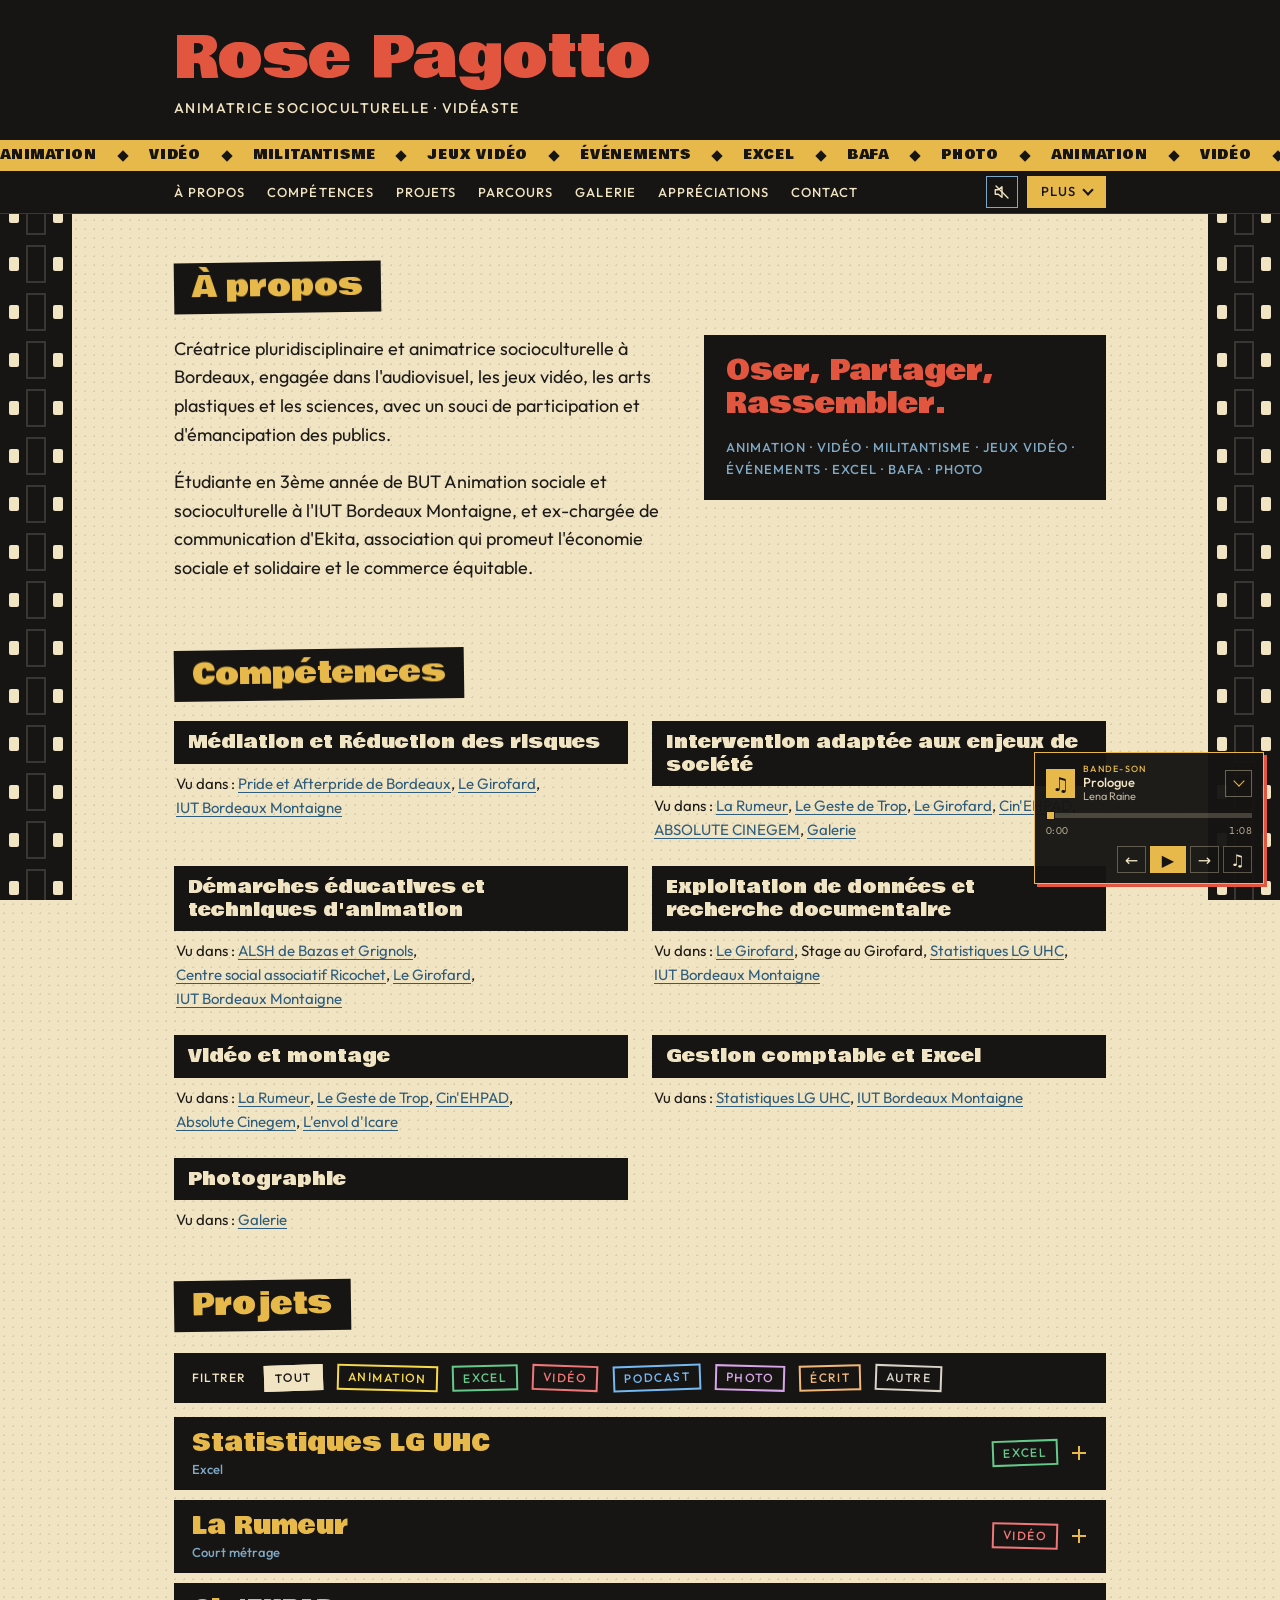
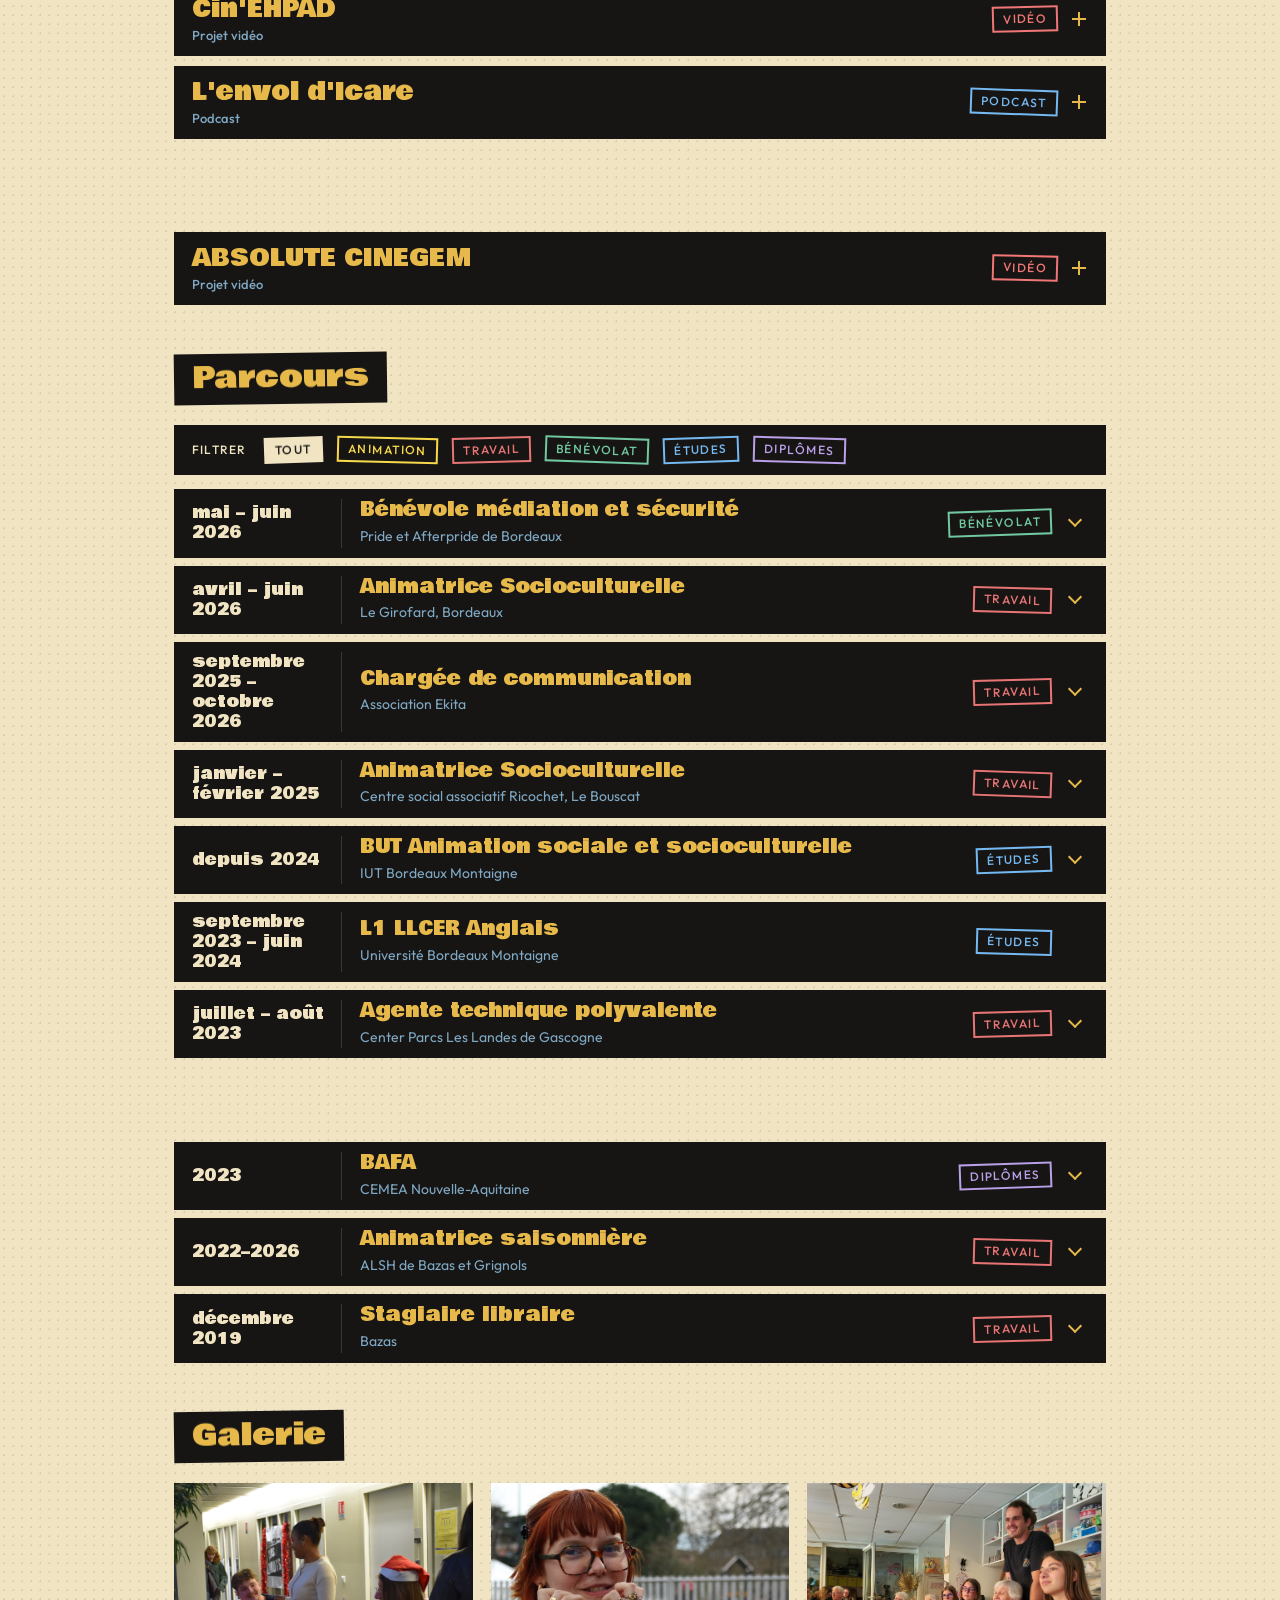
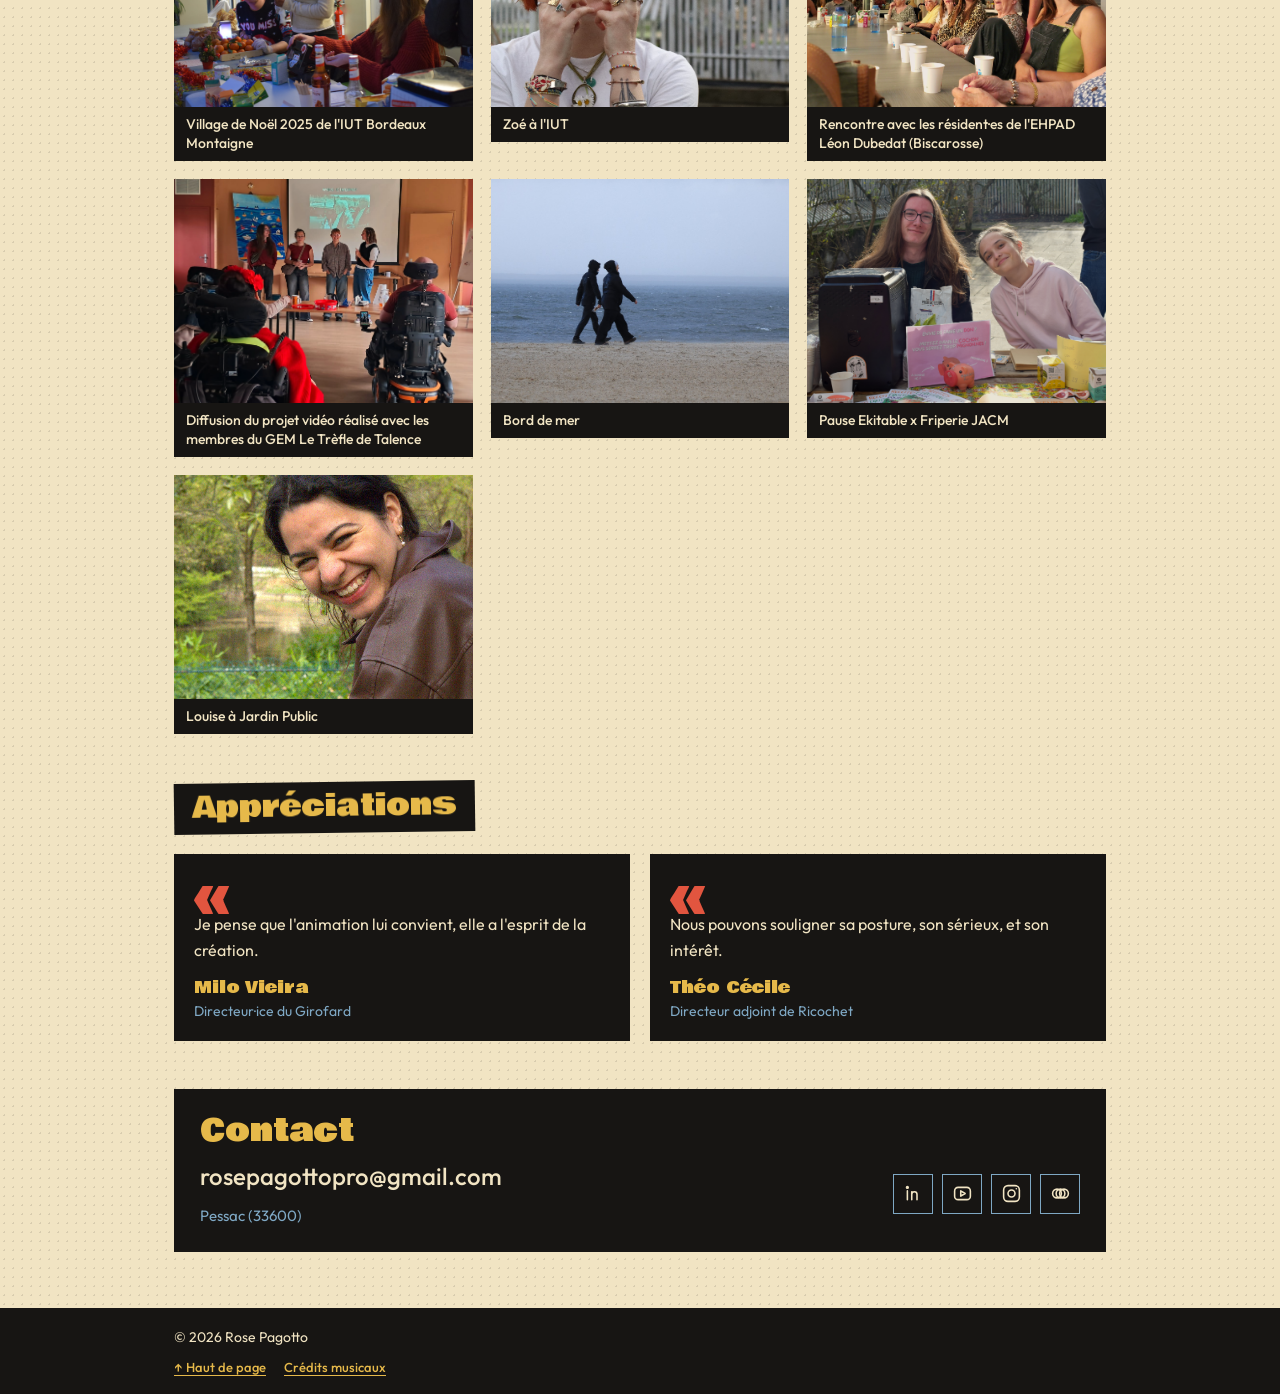
<file: index.html>
<!doctype html>
<html lang="fr">
<head>
  <meta charset="utf-8">
  <meta name="viewport" content="width=device-width, initial-scale=1">
  <title>Portfolio · Rose Pagotto</title>
  <meta name="description" content="Portfolio de Rose Pagotto, animatrice socioculturelle, vidéaste et photographe à Bordeaux : projets, parcours, galerie et contact.">
  <meta name="robots" content="index, follow, max-image-preview:large">
  <meta name="color-scheme" content="light">
  <link rel="icon" type="image/svg+xml" href="images/favicon.svg">
  <link rel="apple-touch-icon" href="images/apple-touch-icon.png">
  <link rel="preload" href="polices/bowlby-one-latin-400-normal.woff2" as="font" type="font/woff2" crossorigin>
  <link rel="canonical" href="https://rosepagotto.github.io/Portfolio/">
  <meta name="author" content="Rose Pagotto">
  <meta name="theme-color" content="#171513">
  <meta property="og:type" content="website">
  <meta property="og:site_name" content="Rose Pagotto">
  <meta property="og:locale" content="fr_FR">
  <meta property="og:url" content="https://rosepagotto.github.io/Portfolio/">
  <meta property="og:title" content="Portfolio · Rose Pagotto">
  <meta property="og:description" content="Portfolio de Rose Pagotto, animatrice socioculturelle, vidéaste et photographe à Bordeaux : projets, parcours, galerie et contact.">
  <meta property="og:image" content="https://rosepagotto.github.io/Portfolio/images/partage.png">
  <meta property="og:image:width" content="1200">
  <meta property="og:image:height" content="630">
  <meta property="og:image:alt" content="Rose Pagotto, animatrice socioculturelle, vidéaste et photographe : portfolio">
  <meta name="twitter:card" content="summary_large_image">
  <meta name="twitter:title" content="Portfolio · Rose Pagotto">
  <meta name="twitter:description" content="Portfolio de Rose Pagotto, animatrice socioculturelle, vidéaste et photographe à Bordeaux : projets, parcours, galerie et contact.">
  <meta name="twitter:image" content="https://rosepagotto.github.io/Portfolio/images/partage.png">
  <link rel="stylesheet" href="css/style.css">
  <script type="application/ld+json">
  {
    "@context": "https://schema.org",
    "@type": "Person",
    "name": "Rose Pagotto",
    "jobTitle": "Animatrice socioculturelle",
    "description": "Animatrice socioculturelle, vidéaste et photographe à Bordeaux, étudiante en BUT Animation sociale et socioculturelle.",
    "url": "https://rosepagotto.github.io/Portfolio/",
    "image": "https://rosepagotto.github.io/Portfolio/images/partage.png",
    "address": { "@type": "PostalAddress", "addressLocality": "Pessac", "addressRegion": "Nouvelle-Aquitaine", "addressCountry": "FR" },
    "alumniOf": { "@type": "CollegeOrUniversity", "name": "IUT Bordeaux Montaigne" },
    "knowsAbout": ["Animation socioculturelle", "Audiovisuel", "Photographie", "Économie sociale et solidaire", "Jeux vidéo"]
  }
  </script>
</head>
<body>
  <a class="evitement" href="#a-propos">Aller au contenu</a>

  <header class="bandeau">
    <div class="interieur">
      <h1 id="nom">Rose Pagotto</h1>
      <p id="sous-titre">Animatrice socioculturelle · Vidéaste · Photographe</p>
    </div>
    <div class="ruban" id="ruban" aria-hidden="true"></div>
  </header>

  <nav class="nav" aria-label="Navigation principale">
    <div class="interieur">
      <button type="button" class="nav-bouton" id="nav-bouton" aria-expanded="false" aria-controls="nav-liens">Menu</button>
      <ul class="nav-liens" id="nav-liens">
        <li><a href="#a-propos">À propos</a></li>
        <li><a href="#competences">Compétences</a></li>
        <li><a href="#projets">Projets</a></li>
        <li><a href="#parcours">Parcours</a></li>
        <li><a href="#galerie">Galerie</a></li>
        <li><a href="#appreciations">Appréciations</a></li>
        <li><a href="#contact">Contact</a></li>
      </ul>
      <div class="plus">
        <button type="button" class="son-bouton" id="son-bouton" aria-pressed="false" aria-label="Activer les effets sonores"><svg class="son-icone" viewBox="0 0 24 24" aria-hidden="true"><path d="M3 9v6h4l5 4V5L7 9H3Z"/><path class="son-ondes" d="M16 9a5 5 0 0 1 0 6M18.5 6.5a9 9 0 0 1 0 11"/><path class="son-barre" d="M4 4l16 16"/></svg></button>
        <button type="button" class="plus-bouton" id="plus-bouton" aria-expanded="false" aria-controls="plus-liste">Plus <span class="chevron" aria-hidden="true"></span></button>
        <ul class="plus-liste" id="plus-liste" hidden></ul>
      </div>
    </div>
  </nav>

  <main>
    <section id="a-propos">
      <div class="interieur">
        <h2 class="plaque-titre">À propos</h2>
        <div class="apropos" id="a-propos-contenu"></div>
      </div>
    </section>

    <section id="competences">
      <div class="interieur">
        <h2 class="plaque-titre">Compétences</h2>
        <ul class="comps" id="competences-liste"></ul>
      </div>
    </section>

    <section id="projets">
      <div class="interieur">
        <h2 class="plaque-titre">Projets</h2>
        <div class="filtres" id="projets-filtres" role="group" aria-label="Filtrer les projets par catégorie"></div>
        <ul class="projets" id="projets-liste"></ul>
      </div>
    </section>

    <section id="parcours">
      <div class="interieur">
        <h2 class="plaque-titre">Parcours</h2>
        <div class="filtres" id="parcours-filtres" role="group" aria-label="Filtrer le parcours par catégorie"></div>
        <ul class="parcours" id="parcours-liste"></ul>
      </div>
    </section>

    <section id="galerie">
      <div class="interieur">
        <h2 class="plaque-titre">Galerie</h2>
        <ul class="galerie" id="galerie-liste"></ul>
      </div>
    </section>

    <section id="appreciations">
      <div class="interieur">
        <h2 class="plaque-titre">Appréciations</h2>
        <ul class="apprs" id="appreciations-liste"></ul>
      </div>
    </section>

    <section id="contact">
      <div class="interieur">
        <div class="contact" id="contact-contenu">
          <h2 class="contact-titre">Contact</h2>
        </div>
      </div>
    </section>

    <noscript><p class="erreur">Ce site a besoin de JavaScript pour afficher son contenu. Rose Pagotto, animatrice socioculturelle, vidéaste et photographe à Pessac (Bordeaux) : rosepagottopro@gmail.com</p></noscript>
  </main>

  <footer class="pied"><div class="interieur"><p id="pied-texte"></p><div class="pied-actions"><a class="pied-lien" href="#a-propos">↑ Haut de page</a><button type="button" class="pied-lien" id="credits-musique-ouvrir">Crédits musicaux</button></div></div></footer>

  <dialog id="pdf-dialog" class="pdf" aria-labelledby="pdf-titre">
    <div class="pdf-tete">
      <h2 id="pdf-titre"></h2>
      <a class="bouton" id="pdf-telecharger" href="#" download hidden>Télécharger</a>
      <button type="button" class="bouton" id="pdf-fermer">Fermer</button>
    </div>
    <div class="pdf-corps" id="pdf-corps"></div>
  </dialog>

  <dialog id="photo-dialog" class="photo" aria-label="Photo en grand">
    <figure id="photo-fig"></figure>
    <div class="photo-barre">
      <button type="button" class="bouton" id="photo-precedente" aria-label="Photo précédente">←</button>
      <span id="photo-compteur" aria-live="polite"></span>
      <button type="button" class="bouton" id="photo-suivante" aria-label="Photo suivante">→</button>
      <button type="button" class="bouton" id="photo-fermer">Fermer</button>
    </div>
  </dialog>

  <aside class="lecteur-musique" id="lecteur-musique" aria-label="Lecteur musical" hidden>
    <audio id="musique-audio" preload="metadata"></audio>
    <div class="lecteur-ligne"><span class="lecteur-indicateur" aria-hidden="true">♫</span><div class="lecteur-infos"><span class="lecteur-etiquette">BANDE-SON</span><strong id="musique-titre">Aucune piste</strong><span id="musique-auteur"></span></div><button type="button" class="lecteur-reduire" id="musique-compact" aria-label="Réduire le lecteur musical" aria-pressed="false" title="Réduire le lecteur"><span class="lecteur-chevron" aria-hidden="true"></span></button></div>
    <div class="lecteur-progression"><input id="musique-progression" type="range" min="0" max="1000" value="0" step="1" aria-label="Position dans le morceau"><div class="lecteur-temps"><span id="musique-temps-actuel">0:00</span><span id="musique-temps-total">–:––</span></div></div>
    <div class="lecteur-commandes"><button type="button" id="musique-precedent" aria-label="Piste précédente" title="Piste précédente">←</button><button type="button" id="musique-lecture" aria-label="Lire la musique" title="Lire la musique">▶</button><button type="button" id="musique-suivant" aria-label="Piste suivante aléatoire" title="Piste suivante aléatoire">→</button><button type="button" id="musique-volume" aria-label="Couper la musique" title="Couper la musique">♫</button></div>
  </aside>
  <dialog id="credits-musique-dialog" class="credits-musique" aria-labelledby="credits-musique-titre"><div class="credits-musique-tete"><h2 id="credits-musique-titre">Crédits musicaux</h2><button type="button" class="bouton" id="credits-musique-fermer">Fermer</button></div><div id="credits-musique-liste" class="credits-musique-liste"></div></dialog>
  <script src="js/sons.js"></script>
  <script src="js/musique.js"></script>
  <script src="js/util.js"></script>
  <script src="js/deco.js"></script>
  <script src="js/accueil.js"></script>
  <script src="js/jeu.js"></script>
</body>
</html>
</file>
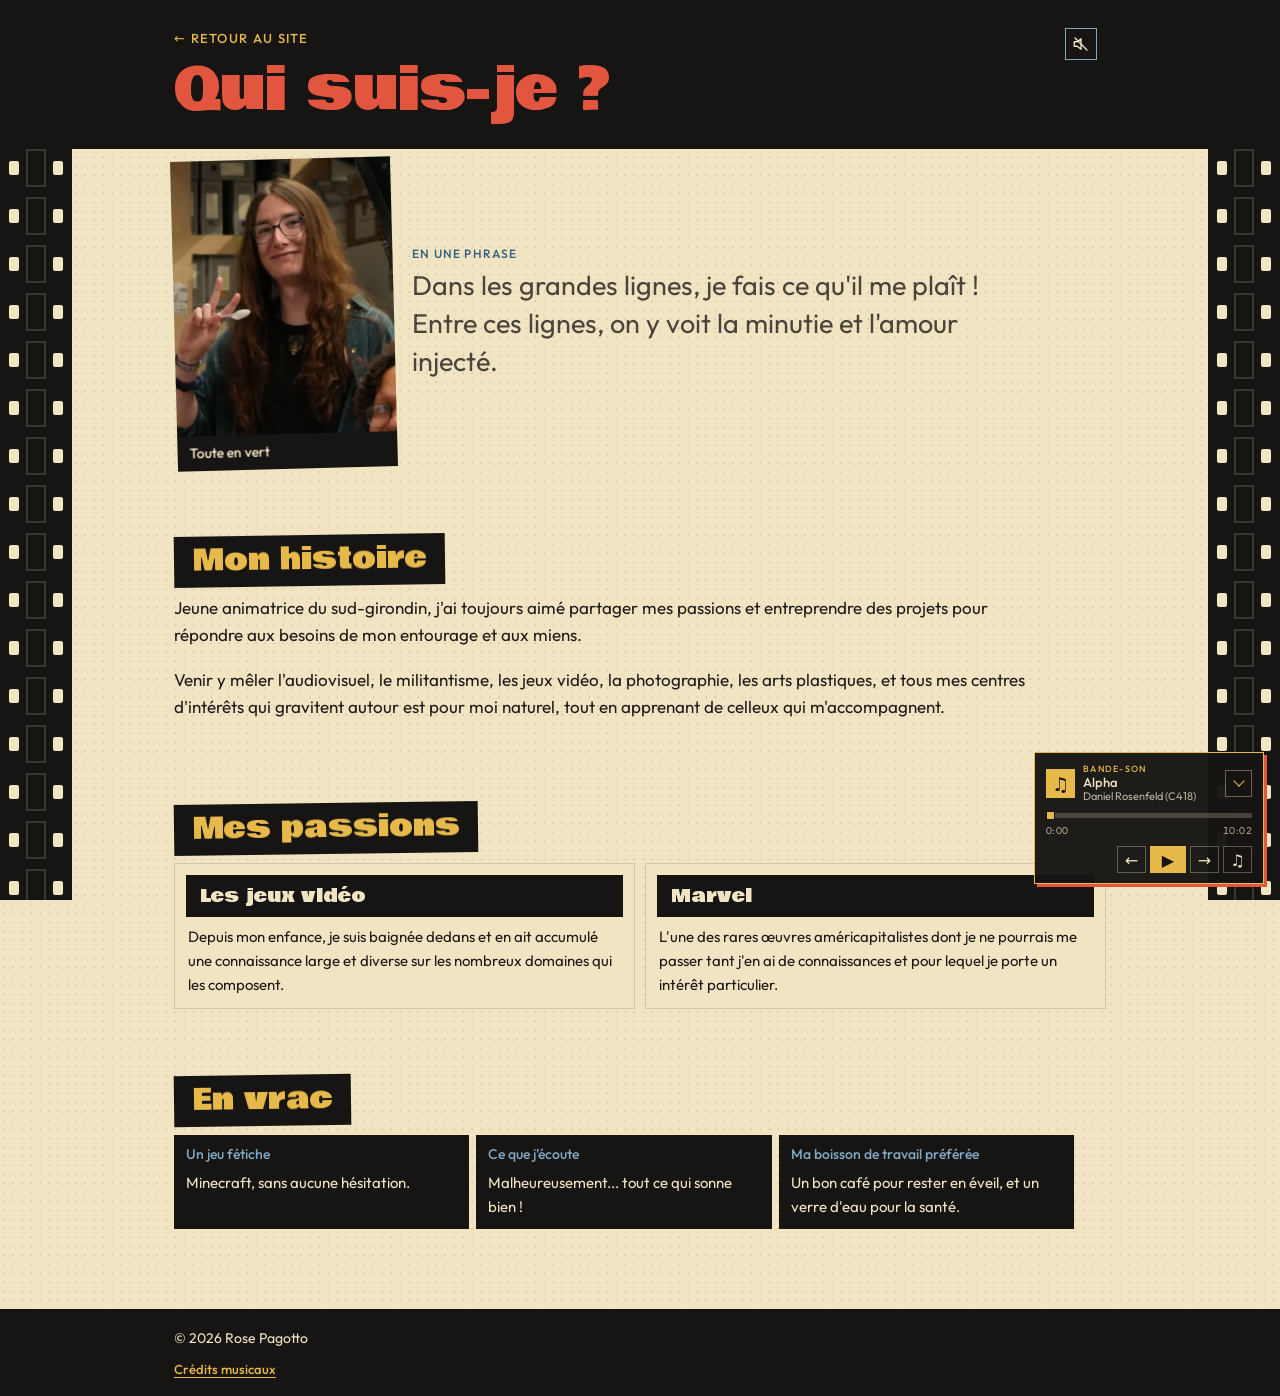
<file: qui-suis-je.html>
<!doctype html>
<html lang="fr">
<head>
  <meta charset="utf-8">
  <meta name="viewport" content="width=device-width, initial-scale=1">
  <title>Qui suis-je ? · Rose Pagotto</title>
  <meta name="description" content="Qui est Rose Pagotto : son histoire, ses passions, ses petites choses en vrac.">
  <meta name="color-scheme" content="light">
  <meta name="robots" content="noindex, follow">
  <link rel="icon" type="image/svg+xml" href="images/favicon.svg">
  <link rel="apple-touch-icon" href="images/apple-touch-icon.png">
  <link rel="preload" href="polices/bowlby-one-latin-400-normal.woff2" as="font" type="font/woff2" crossorigin>
  <link rel="canonical" href="https://rosepagotto.github.io/Portfolio/qui-suis-je.html">
  <meta name="author" content="Rose Pagotto">
  <meta name="theme-color" content="#171513">
  <meta property="og:type" content="website">
  <meta property="og:site_name" content="Rose Pagotto">
  <meta property="og:locale" content="fr_FR">
  <meta property="og:url" content="https://rosepagotto.github.io/Portfolio/qui-suis-je.html">
  <meta property="og:title" content="Qui suis-je ? · Rose Pagotto">
  <meta property="og:description" content="Qui est Rose Pagotto : son histoire, ses passions, ses petites choses en vrac.">
  <meta property="og:image" content="https://rosepagotto.github.io/Portfolio/images/partage.png">
  <meta property="og:image:width" content="1200">
  <meta property="og:image:height" content="630">
  <meta property="og:image:alt" content="Rose Pagotto, animatrice socioculturelle, vidéaste et photographe : portfolio">
  <meta name="twitter:card" content="summary_large_image">
  <meta name="twitter:title" content="Qui suis-je ? · Rose Pagotto">
  <meta name="twitter:description" content="Qui est Rose Pagotto : son histoire, ses passions, ses petites choses en vrac.">
  <meta name="twitter:image" content="https://rosepagotto.github.io/Portfolio/images/partage.png">
  <link rel="stylesheet" href="css/style.css">
</head>
<body class="page-qui">
  <a class="evitement" href="#qui-contenu">Aller au contenu</a>

  <header class="bandeau">
    <div class="interieur">
      <div class="qui-barre-haute"><a class="retour" href="index.html"><span aria-hidden="true">←</span> Retour au site</a><button type="button" class="son-bouton" id="son-bouton" aria-pressed="false" aria-label="Activer les effets sonores"><svg class="son-icone" viewBox="0 0 24 24" aria-hidden="true"><path d="M3 9v6h4l5 4V5L7 9H3Z"/><path class="son-ondes" d="M16 9a5 5 0 0 1 0 6M18.5 6.5a9 9 0 0 1 0 11"/><path class="son-barre" d="M4 4l16 16"/></svg></button></div>
      <h1>Qui suis-je ?</h1>
    </div>
  </header>

  <main>
    <div class="interieur" id="qui-contenu"></div>
    <noscript><p class="erreur">Ce site a besoin de JavaScript pour afficher son contenu.</p></noscript>
  </main>

  <footer class="pied"><div class="interieur"><p id="pied-texte"></p><div class="pied-actions"><button type="button" class="pied-lien" id="credits-musique-ouvrir">Crédits musicaux</button></div></div></footer>

  <aside class="lecteur-musique" id="lecteur-musique" aria-label="Lecteur musical" hidden>
    <audio id="musique-audio" preload="metadata"></audio>
    <div class="lecteur-ligne"><span class="lecteur-indicateur" aria-hidden="true">♫</span><div class="lecteur-infos"><span class="lecteur-etiquette">BANDE-SON</span><strong id="musique-titre">Aucune piste</strong><span id="musique-auteur"></span></div><button type="button" class="lecteur-reduire" id="musique-compact" aria-label="Réduire le lecteur musical" aria-pressed="false" title="Réduire le lecteur"><span class="lecteur-chevron" aria-hidden="true"></span></button></div>
    <div class="lecteur-progression"><input id="musique-progression" type="range" min="0" max="1000" value="0" step="1" aria-label="Position dans le morceau"><div class="lecteur-temps"><span id="musique-temps-actuel">0:00</span><span id="musique-temps-total">–:––</span></div></div>
    <div class="lecteur-commandes"><button type="button" id="musique-precedent" aria-label="Piste précédente" title="Piste précédente">←</button><button type="button" id="musique-lecture" aria-label="Lire la musique" title="Lire la musique">▶</button><button type="button" id="musique-suivant" aria-label="Piste suivante aléatoire" title="Piste suivante aléatoire">→</button><button type="button" id="musique-volume" aria-label="Couper la musique" title="Couper la musique">♫</button></div>
  </aside>
  <dialog id="credits-musique-dialog" class="credits-musique" aria-labelledby="credits-musique-titre"><div class="credits-musique-tete"><h2 id="credits-musique-titre">Crédits musicaux</h2><button type="button" class="bouton" id="credits-musique-fermer">Fermer</button></div><div id="credits-musique-liste" class="credits-musique-liste"></div></dialog>
  <script src="js/sons.js"></script>
  <script src="js/musique.js"></script>
  <script src="js/util.js"></script>
  <script src="js/deco.js"></script>
  <script src="js/qui.js"></script>
</body>
</html>
</file>
<file: css/style.css>
/* ------------------------------------------------------------------
   Rose Pagotto : portfolio
   Direction : « Plaques noires » (Bowlby One + Outfit), papier jauni.
   Les couleurs sont toutes déclarées ici, dans :root.
------------------------------------------------------------------- */

@font-face { font-family: 'Bowlby One'; src: url('../polices/bowlby-one-latin-400-normal.woff2') format('woff2'); font-weight: 400; font-display: swap; }
@font-face { font-family: 'Outfit'; src: url('../polices/outfit-latin-400-normal.woff2') format('woff2'); font-weight: 400; font-display: swap; }
@font-face { font-family: 'Outfit'; src: url('../polices/outfit-latin-500-normal.woff2') format('woff2'); font-weight: 500; font-display: swap; }

:root {
  --noir: #171513;
  --noir-ligne: #3a3631;
  --noir-doux: #2c2824;
  --jaune-doux: #c4b078;
  --rouge: #e2553f;
  --jaune: #e6b94a;
  --bleu: #7fa8c4;
  --acier: #2f5d7c;
  --menthe: #8fc9a9;
  --lilas: #bfa6de;
  --papier: #f1e4c3;
  --papier-fonce: #d9c99b;
  --encre: #1e1b18;
  --encre-douce: #4a443b;
  --titre: 'Bowlby One', 'Arial Black', Impact, sans-serif;
  --texte: 'Outfit', system-ui, -apple-system, 'Segoe UI', sans-serif;
  --largeur: 980px;
  --lat: calc((100vw - 980px) / 2);
  --w: clamp(0px, calc(var(--lat) - 130px), 170px);
}

* { box-sizing: border-box; }
html { color-scheme: light; }
@media (prefers-reduced-motion: no-preference) { html { scroll-behavior: smooth; } }
[hidden] { display: none !important; }

body {
  position: relative; margin: 0;
  background: var(--papier); color: var(--encre);
  font: 400 17px/1.6 var(--texte);
  -webkit-font-smoothing: antialiased;
}

p { margin: 0 0 1em; }
ul { list-style: none; margin: 0; padding: 0; }
button { font-family: var(--texte); }

.interieur { max-width: var(--largeur); margin: 0 auto; padding: 0 24px; }
main { position: relative; z-index: 1; padding-bottom: 56px; pointer-events: none; }
main .interieur { pointer-events: auto; }

:focus-visible { outline: 3px solid var(--jaune); outline-offset: 3px; box-shadow: 0 0 0 3px var(--noir); }

.evitement {
  position: absolute; left: 8px; top: -60px; z-index: 100;
  background: var(--jaune); color: var(--noir); padding: 8px 14px; font-weight: 500;
}
.evitement:focus { top: 8px; }

/* ---------- En-tête et ruban ---------- */
.bandeau { position: relative; z-index: 2; background: var(--noir); padding: 28px 0 0; }
.bandeau .interieur { padding-bottom: 22px; }
.bandeau h1 {
  margin: 0; color: var(--rouge);
  font: 400 clamp(34px, 7vw, 58px)/1.05 var(--titre);
}
.bandeau p {
  margin: 10px 0 0; color: var(--papier);
  font: 500 14px/1.4 var(--texte); letter-spacing: .1em; text-transform: uppercase;
}
.page-qui .bandeau .interieur { padding-bottom: 28px; }
.qui-barre-haute { display:flex; align-items:center; justify-content:space-between; gap:16px; }
.qui-barre-haute .retour { margin-bottom:12px; }
.retour {
  display: inline-block; margin-bottom: 12px; color: var(--jaune);
  font: 500 13px/1 var(--texte); letter-spacing: .1em; text-transform: uppercase; text-decoration: none;
}
.retour:hover { text-decoration: underline; text-underline-offset: 4px; }

.ruban { overflow: hidden; background: var(--jaune); color: var(--noir); padding: 9px 0; }
.ruban:hover .ruban-piste { animation-play-state: paused; }
.ruban-piste { display: flex; width: max-content; animation: defile 70s linear infinite; }
.ruban-suite { display: flex; align-items: center; flex: none; gap: 22px; padding-right: 22px; font: 400 13px/1 var(--titre); letter-spacing: .06em; text-transform: uppercase; white-space: nowrap; }
.ruban-sep { display: block; width: 8px; height: 8px; background: var(--noir); transform: rotate(45deg); }
@keyframes defile { to { transform: translateX(-50%); } }

@media (prefers-reduced-motion: no-preference) {
  .bandeau h1 { animation: entree .65s cubic-bezier(.2, 1.3, .4, 1) both; }
  .bandeau p { animation: entree .6s .15s ease-out both; }
  .retour { animation: entree .5s ease-out both; }
}
@keyframes entree { from { opacity: 0; transform: translateY(16px) rotate(-1.5deg); } }

/* ---------- Navigation ---------- */
.nav { position: sticky; top: 0; z-index: 30; background: var(--noir); border-bottom: 1px solid var(--noir-ligne); }
.nav .interieur { display: flex; align-items: flex-end; gap: 6px 22px; }
.nav-liens { display: flex; flex-wrap: wrap; gap: 0 22px; }
.nav-liens a {
  position: relative; display: block; padding: 14px 0 12px;
  color: var(--papier); text-decoration: none;
  font: 500 13px/1.2 var(--texte); letter-spacing: .08em; text-transform: uppercase;
}
.nav-liens a::after {
  content: ''; position: absolute; left: 0; right: 0; bottom: 0; height: 3px; background: var(--jaune);
  transform: scaleX(0); transform-origin: left; transition: transform .28s cubic-bezier(.2, 1, .4, 1);
}
.nav-liens a:hover { color: var(--jaune); }
.nav-liens a:hover::after, .nav-liens a[aria-current='true']::after { transform: scaleX(1); }
.nav-liens a[aria-current='true'] { color: var(--jaune); }
.nav-bouton { display: none; }

.plus { position: relative; margin-left: auto; align-self: center; }
.son-bouton { align-self:center; border:1px solid var(--bleu); background:transparent; color:var(--papier); padding:7px 10px; cursor:pointer; font:500 12px/1.2 var(--texte); text-transform:uppercase; letter-spacing:.05em; }
.son-bouton[aria-pressed="true"] { background:var(--bleu); color:var(--noir); }
.plus-bouton {
  display: inline-flex; align-items: center; gap: 8px; border: 0; cursor: pointer;
  background: var(--jaune); color: var(--noir); padding: 8px 14px;
  font: 500 13px/1.2 var(--texte); letter-spacing: .08em; text-transform: uppercase;
  transition: transform .15s, background .15s;
}
.plus-bouton:hover { background: var(--papier); transform: translateY(-1px); }
.chevron { width: 8px; height: 8px; border-right: 2px solid currentColor; border-bottom: 2px solid currentColor; transform: translateY(-2px) rotate(45deg); transition: transform .2s; }
.plus-bouton[aria-expanded='true'] .chevron { transform: translateY(1px) rotate(-135deg); }
.plus-liste {
  position: absolute; right: 0; top: calc(100% + 6px); z-index: 40; width: 290px; padding: 6px 0;
  background: var(--noir); border: 1px solid var(--noir-ligne);
  animation: deroule .2s ease-out;
}
@keyframes deroule { from { opacity: 0; transform: translateY(-8px); } }
.plus-liste li + li { border-top: 1px solid var(--noir-ligne); }
.plus-item {
  display: flex; justify-content: space-between; align-items: baseline; gap: 12px; width: 100%;
  padding: 11px 16px; border: 0; background: none; cursor: pointer; text-align: left;
  color: var(--papier); text-decoration: none; font: 500 15px/1.3 var(--texte);
  transition: background .12s, padding-left .15s;
}
.plus-type { color: var(--bleu); font-size: 12px; font-weight: 400; }
.plus-item:hover { background: var(--jaune); color: var(--noir); padding-left: 22px; }
.plus-item:hover .plus-type { color: var(--noir); }

/* ---------- Sections ---------- */
section { padding-top: 48px; scroll-margin-top: 56px; }

.plaque-titre {
  display: inline-block; margin: 0 0 22px; padding: 8px 18px; transform: rotate(-.8deg);
  background: var(--noir); color: var(--jaune);
  font: 400 clamp(22px, 3.6vw, 30px)/1.15 var(--titre);
}

.legende { display: block; background: var(--noir); color: var(--papier); padding: 8px 12px; font: 500 14px/1.35 var(--texte); transition: background .15s, color .15s; }

.bouton {
  display: inline-flex; align-items: center; gap: 6px; border: 0; cursor: pointer;
  background: var(--noir); color: var(--jaune); padding: 9px 15px; text-decoration: none;
  font: 500 13px/1.2 var(--texte); letter-spacing: .08em; text-transform: uppercase;
  transition: transform .15s, background .15s, color .15s, box-shadow .15s;
}
.bouton:hover { background: var(--jaune); color: var(--noir); transform: translate(-2px, -2px); box-shadow: 3px 3px 0 var(--noir); }
.bouton:active { transform: translate(0, 1px); box-shadow: none; }
.pdf-tete .bouton, .photo-barre .bouton { background: var(--jaune); color: var(--noir); }
.pdf-tete .bouton:hover, .photo-barre .bouton:hover { background: var(--papier); box-shadow: 3px 3px 0 var(--rouge); }

.erreur { padding: 24px; margin: 40px auto; max-width: var(--largeur); background: var(--noir); color: var(--papier); }

/* ---------- À propos ---------- */
.apropos { display: grid; grid-template-columns: minmax(0, 5fr) minmax(0, 4fr); gap: 28px; align-items: start; }
.ap-texte p { font-size: 18px; }
.ap-plaque { background: var(--noir); padding: 20px 22px; transition: transform .2s, box-shadow .2s; }
.ap-plaque:hover { transform: translate(-3px, -3px) rotate(-.4deg); box-shadow: 6px 6px 0 var(--rouge); }
.accroche { margin: 0 0 14px; color: var(--rouge); font: 400 clamp(22px, 3vw, 28px)/1.2 var(--titre); }
.tags { margin: 0; color: var(--bleu); font: 500 13px/1.7 var(--texte); letter-spacing: .08em; text-transform: uppercase; }

/* ---------- Compétences ---------- */
.comps { display: grid; grid-template-columns: repeat(2, minmax(0, 1fr)); gap: 24px 24px; }
.comp-titre { margin: 0; background: var(--noir); color: var(--papier); padding: 10px 14px; font: 400 18px/1.25 var(--titre); transition: transform .2s, box-shadow .2s, color .2s; }
.comp:hover .comp-titre { transform: translate(-3px, -3px); box-shadow: 5px 5px 0 var(--rouge); color: var(--jaune); }
.vu { margin: 8px 0 0; padding: 0 2px; font-size: 15px; }
.lien-cible {
  padding: 0; border: 0; background: none; cursor: pointer; font: inherit;
  color: var(--acier); text-decoration: underline; text-underline-offset: 3px;
}
.lien-cible:hover { color: var(--rouge); }

/* ---------- Tampons et filtres ---------- */
.filtres { display: flex; flex-wrap: wrap; align-items: center; gap: 12px 14px; margin-bottom: 14px; padding: 12px 18px; background: var(--noir); }
.filtres-titre { margin-right: 4px; color: var(--papier); font: 500 12px/1 var(--texte); letter-spacing: .1em; text-transform: uppercase; }

.tampon {
  --c: var(--papier);
  display: inline-block; padding: 5px 9px; border: 2px solid var(--c); color: var(--c);
  font: 500 12px/1 var(--texte); letter-spacing: .12em; text-transform: uppercase; white-space: nowrap;
  transform: rotate(var(--r, 0deg));
}
button.tampon { background: transparent; cursor: pointer; transition: background .15s; }
button.tampon:hover { background: color-mix(in srgb, var(--c) 22%, transparent); }
button.tampon:active { transform: rotate(var(--r, 0deg)) scale(.93); }
button.tampon[aria-pressed='true'] { background: var(--c); color: var(--noir); animation: tamponne .3s cubic-bezier(.2, 1.6, .4, 1); }
@keyframes tamponne { from { transform: rotate(var(--r, 0deg)) scale(1.35); } to { transform: rotate(var(--r, 0deg)) scale(1); } }

.cel-tampon { display: flex; justify-content: flex-end; min-width: 0; transition: opacity .25s; }

/* ---------- Projets ---------- */
.projets { display: grid; gap: 10px; }
.projet { transition: opacity .35s; }
.projet-tete {
  display: grid; grid-template-columns: minmax(0, 1fr) 124px 16px; align-items: center; column-gap: 14px;
  width: 100%; padding: 12px 18px; border: 0; cursor: pointer; text-align: left; background: var(--noir); overflow: hidden;
  transition: background .15s, padding .4s ease, grid-template-columns .45s ease, column-gap .45s ease;
}
.projet-texte { display: block; min-width: 0; }
.projet-titre { display: block; color: var(--jaune); font: 400 clamp(18px, 2.8vw, 24px)/1.2 var(--titre); transition: color .15s; }
.projet-type { display: block; max-height: 1.6em; margin-top: 2px; color: var(--bleu); font: 500 13px/1.4 var(--texte); overflow: hidden; transition: max-height .4s ease, margin-top .4s ease, opacity .25s, color .15s; }
.signe { position: relative; width: 14px; height: 14px; transition: opacity .25s; }
.signe::before, .signe::after { content: ''; position: absolute; left: 0; right: 0; top: 6px; height: 2px; background: var(--jaune); transition: background .15s; }
.signe::after { transform: rotate(90deg); transition: transform .25s, background .15s; }
.projet.ouvert .signe::after { transform: rotate(0); }
@media (hover: hover) {
  .projet-tete:hover { background: var(--jaune); }
  .projet-tete:hover .projet-titre, .projet-tete:hover .projet-type { color: var(--noir); }
  .projet-tete:hover .signe::before, .projet-tete:hover .signe::after { background: var(--noir); }
  .projet-tete:hover .tampon { --c: var(--noir); }
}

.projet-corps {
  display: grid; grid-template-rows: 0fr; visibility: hidden; border-left: 4px solid var(--noir);
  transition: grid-template-rows .38s ease, visibility 0s linear .38s;
}
.projet.ouvert .projet-corps { grid-template-rows: 1fr; visibility: visible; transition: grid-template-rows .38s ease, visibility 0s; }
.projet-corps-in { min-height: 0; overflow: hidden; }
.projet-cadre { padding: 14px 6px 8px 18px; }
.projet-cadre p { max-width: 62ch; }
.projet-image { display: block; width: 100%; max-width: 560px; aspect-ratio: 16 / 9; object-fit: cover; margin-bottom: 14px; background: var(--papier-fonce); }
.actions { display: flex; flex-wrap: wrap; gap: 10px; margin: 4px 0 6px; }

/* Plaque écartée par un filtre : il ne reste que le titre. */
.projet-tete, .projet-titre { transition-property: background, padding, grid-template-columns, column-gap, color; }
.projet.att .projet-tete { background: var(--noir-doux); }
.projet.att .projet-titre { color: var(--jaune-doux); }
.projet.att .projet-tete { padding-top: 6px; padding-bottom: 6px; grid-template-columns: minmax(0, 1fr) 0 0; column-gap: 0; }
.projet.att .projet-type { max-height: 0; margin-top: 0; opacity: 0; }
.projet.att .cel-tampon, .projet.att .signe { opacity: 0; overflow: hidden; }

/* ---------- Parcours ---------- */
.parcours { display: grid; gap: 8px; }
.etape {
  display: grid; grid-template-columns: 150px minmax(0, 1fr) 124px; align-items: center; column-gap: 18px;
  padding: 10px 18px; background: var(--noir);
  transition: opacity .35s, padding .4s ease, grid-template-columns .45s ease, column-gap .45s ease, row-gap .45s ease;
}
.date {
  display: flex; align-items: center; align-self: stretch; min-width: 0; max-height: 64px; overflow: hidden;
  padding-right: 12px; border-right: 1px solid var(--noir-ligne);
  color: var(--papier); font: 400 16px/1.25 var(--titre);
  transition: opacity .25s, padding .4s, border-color .3s, max-height .4s;
}
.date:empty { border-right-color: transparent; }
.etape-titre { color: var(--jaune); font: 400 clamp(16px, 2.4vw, 19px)/1.25 var(--titre); }
.etape-structure, .etape-detail {
  max-height: 3.4em; overflow: hidden; font-size: 14px;
  transition: max-height .4s ease, opacity .25s, margin-top .4s ease;
}
.etape-structure { margin-top: 2px; color: var(--bleu); }
.etape-detail { margin-top: 3px; color: var(--papier); }

.etape { transition-property: background, padding, grid-template-columns, column-gap, row-gap; }
.etape-titre { transition: color .35s; }
.etape.att { background: var(--noir-doux); }
.etape.att .etape-titre { color: var(--jaune-doux); }
.etape.att { padding-top: 6px; padding-bottom: 6px; grid-template-columns: 0 minmax(0, 1fr) 0; column-gap: 0; }
.etape.att .date { opacity: 0; padding-right: 0; border-right-color: transparent; }
.etape.att .cel-tampon { opacity: 0; overflow: hidden; }
.etape.att .etape-structure, .etape.att .etape-detail { max-height: 0; margin-top: 0; opacity: 0; }

/* ---------- Galerie ---------- */
.galerie { display: grid; grid-template-columns: repeat(3, minmax(0, 1fr)); gap: 18px; }
.vignette { display: block; width: 100%; padding: 0; border: 0; background: none; cursor: pointer; text-align: left; transition: transform .2s, box-shadow .2s; }
.vignette-img { display: block; width: 100%; aspect-ratio: 4 / 3; object-fit: cover; background: var(--papier-fonce); }
.vide { display: flex; align-items: center; justify-content: center; background: var(--papier-fonce); color: var(--acier); font-size: 13px; }
.vignette:hover { transform: translateY(-4px) rotate(-1deg); box-shadow: 6px 6px 0 var(--rouge); }
.galerie li:nth-child(even) .vignette:hover { transform: translateY(-4px) rotate(1deg); }
.vignette:hover .legende { background: var(--jaune); color: var(--noir); }

/* ---------- Appréciations ---------- */
.apprs { display: grid; grid-template-columns: repeat(2, minmax(0, 1fr)); gap: 20px; }
.appr { padding: 16px 20px 18px; background: var(--noir); }
.guillemet { display: block; height: 30px; color: var(--rouge); font: 400 52px/1 var(--titre); }
.appr-texte { margin: 6px 0 14px; color: var(--papier); font-size: 16px; }
.appr-texte p:last-child { margin-bottom: 0; }
.appr-nom { margin: 0; color: var(--jaune); font: 400 17px/1.25 var(--titre); }
.appr-fonction { margin: 2px 0 0; color: var(--bleu); font-size: 14px; }

/* ---------- Contact ---------- */
.contact { padding: 24px 26px; background: var(--noir); }
.contact-titre { margin: 0 0 12px; color: var(--jaune); font: 400 clamp(24px, 4vw, 32px)/1.1 var(--titre); }
.contact-corps { display: grid; gap: 4px; justify-items: start; }
.contact-mail {
  color: var(--papier); font: 500 clamp(18px, 3vw, 24px)/1.4 var(--texte); text-decoration: none; overflow-wrap: anywhere;
  background: linear-gradient(var(--jaune), var(--jaune)) no-repeat 0 100% / 0 3px; transition: background-size .3s ease, color .2s;
}
.contact-mail:hover { background-size: 100% 3px; color: var(--jaune); }
.contact-ville { margin: 0; color: var(--bleu); font-size: 15px; }
.contact-lien { color: var(--jaune); font: 500 15px/1.4 var(--texte); }
.contact-lien:hover { color: var(--papier); }

/* ---------- Pied de page ---------- */
.pied { position: relative; z-index: 2; background: var(--noir); padding: 18px 0; }
.pied p { margin: 0; color: var(--papier); font-size: 14px; }

/* ---------- Fenêtres (PDF et photos) ---------- */
dialog { border: 0; padding: 0; color: var(--encre); }
dialog::backdrop { background: rgba(23, 21, 19, .78); }
dialog[open] { animation: ouvre .25s cubic-bezier(.2, 1.2, .4, 1); }
@keyframes ouvre { from { opacity: 0; transform: translateY(14px) scale(.98); } }

.pdf { width: min(960px, 96vw); height: min(92vh, 940px); background: var(--papier); }
.pdf[open] { display: flex; flex-direction: column; }
.pdf-tete { display: flex; align-items: center; gap: 10px; padding: 10px 14px; background: var(--noir); }
.pdf-tete h2 { flex: 1; margin: 0; color: var(--jaune); font: 400 clamp(16px, 2.4vw, 20px)/1.2 var(--titre); }
.pdf-corps { flex: 1; min-height: 0; display: flex; }
.pdf-cadre { flex: 1; width: 100%; border: 0; background: #fff; }
.pdf-message { margin: 24px; }

.photo { width: min(980px, 96vw); max-height: 96vh; background: var(--noir); color: var(--papier); }
.photo figure { margin: 0; }
.photo-grande { display: block; width: 100%; max-height: 74vh; object-fit: contain; background: var(--noir); }
.photo .vide { aspect-ratio: 4 / 3; max-height: 74vh; }
.photo .legende { background: var(--noir); font-size: 16px; padding: 12px 16px 6px; }
.photo-barre { display: flex; align-items: center; gap: 10px; padding: 8px 14px 14px; }
.photo-barre span { flex: 1; color: var(--bleu); font-size: 14px; }

/* ---------- Page « Qui suis-je ? » ---------- */
.qui-tete { display: grid; grid-template-columns: 220px minmax(0, 1fr); gap: 30px; align-items: start; padding-top: 40px; }
.qui-photo { margin: 0; transform: rotate(-1.5deg); transition: transform .25s; }
.qui-photo:hover { transform: rotate(0deg) scale(1.02); }
.qui-photo-img { display: block; width: 100%; aspect-ratio: 4 / 5; object-fit: cover; background: var(--papier-fonce); }
.qui-photo-img.vide, .passion-img.vide { display: flex; }
.etiquette { margin: 0 0 6px; color: var(--acier); font: 500 12px/1.2 var(--texte); letter-spacing: .1em; text-transform: uppercase; }
.phrase { margin: 0; color: var(--encre-douce); font-size: clamp(20px, 3vw, 27px); line-height: 1.4; }
.qui-texte { max-width: 62ch; }
.passions { display: grid; grid-template-columns: repeat(3, minmax(0, 1fr)); gap: 20px; }
.passion-img { display: block; width: 100%; aspect-ratio: 16 / 10; object-fit: cover; background: var(--papier-fonce); }
.passion-texte { margin: 8px 2px 0; font-size: 15px; }
.passions li:hover .comp-titre { transform: translate(-3px, -3px); box-shadow: 5px 5px 0 var(--rouge); color: var(--jaune); }
.vrac { display: grid; gap: 6px; max-width: 640px; }
.vrac li { display: grid; grid-template-columns: 170px minmax(0, 1fr); gap: 14px; padding: 9px 16px; background: var(--noir); transition: transform .2s; }
.vrac li:hover { transform: translateX(6px); }
.vrac-q { color: var(--bleu); font: 500 14px/1.4 var(--texte); }
.vrac-r { color: var(--papier); font-size: 15px; }

/* ---------- Apparitions ---------- */
.anim .reveal { opacity: 0; transform: translateY(14px); }
.anim .reveal.pose { opacity: 1; transform: none; transition: opacity .4s ease-out var(--d, 0ms), transform .4s ease-out var(--d, 0ms); }

/* En rideau : la plaque se déroule de gauche à droite. */
.anim .wipe { clip-path: inset(0 100% 0 0); }
.anim .wipe.pose { clip-path: inset(-14px); transition: clip-path .55s cubic-bezier(.3, .9, .3, 1) var(--d, 0ms), opacity .35s; }

/* Le tampon se pose après la plaque. */
.anim .tampon:not(.filtre) { opacity: 0; transform: scale(1.8) rotate(var(--r, 0deg)); }
.anim .tampon:not(.filtre).pose { opacity: 1; transform: scale(1) rotate(var(--r, 0deg)); transition: transform .3s cubic-bezier(.2, 1.6, .4, 1) calc(var(--d, 0ms) + .3s), opacity .1s calc(var(--d, 0ms) + .3s); }

/* Le titre de section claque comme une plaque. */
.anim .plaque-titre { opacity: 0; transform: scale(1.3) rotate(-5deg); }
.anim .plaque-titre.pose { opacity: 1; transform: rotate(-.8deg); transition: transform .35s cubic-bezier(.2, 1.5, .4, 1), opacity .12s; }

.repere { outline: 3px solid var(--rouge); outline-offset: 5px; }

@media (prefers-reduced-motion: reduce) {
  * { transition: none !important; animation: none !important; }
}

.pied-actions { display:flex; gap:18px; flex-wrap:wrap; margin-top:10px; }
.pied-lien { display:inline-block; padding:0; border:0; background:none; color:var(--jaune); font:500 13px/1.4 var(--texte); text-decoration:underline; text-underline-offset:3px; cursor:pointer; }
.pied-lien:hover { color:var(--papier); }
/* ---------- Décor des marges (grands écrans) ---------- */
.deco { display: none; position: absolute; inset: 0; z-index: 0; overflow: visible; pointer-events: none; }
.pellicule {
  position: fixed; top: 0; bottom: 0; width: 72px; background-color: var(--noir);
  background-image: url("data:image/svg+xml,%3Csvg xmlns='http://www.w3.org/2000/svg' width='72' height='48'%3E%3Crect x='9' y='17' width='10' height='14' rx='2' fill='%23F1E4C3'/%3E%3Crect x='53' y='17' width='10' height='14' rx='2' fill='%23F1E4C3'/%3E%3Crect x='27' y='6' width='18' height='36' fill='none' stroke='%233A3631' stroke-width='2'/%3E%3C/svg%3E");
  background-repeat: repeat-y; background-position: 0 calc(var(--defile, 0) * -.4px);
}
.pellicule-g { left: 0; }
.pellicule-d { right: 0; }

.forme { display: none; position: absolute; width: calc(var(--w) * var(--k, 1)); transform: rotate(var(--rot, 0deg)); animation: flotte 7s ease-in-out infinite; animation-delay: var(--dl, 0s); pointer-events: auto; cursor: pointer; -webkit-tap-highlight-color: transparent; }
.forme .in { display: block; transform-origin: center; transition: scale .2s; }
.forme:hover .in { scale: 1.05; }
.forme svg { display: block; width: 100%; height: auto; overflow: visible; }
.forme.g { left: calc(72px + (var(--lat) - 72px - var(--w) * var(--k, 1)) / 2); }
.forme.d { right: calc(72px + (var(--lat) - 72px - var(--w) * var(--k, 1)) / 2); }
.forme-spin svg { animation: tourne 28s linear infinite; }
.mot {
  display: inline-block; padding: 6px 10px; border: 3px solid var(--c); color: var(--c);
  font: 400 max(11px, calc(var(--w) * .13)) / 1 var(--titre); text-transform: uppercase; white-space: nowrap;
}
.bras { transform: rotate(-14deg); transform-origin: 6px 36px; transform-box: view-box; }
.onde { transform-box: fill-box; transform-origin: left center; animation: onde 3.4s ease-in-out infinite; }
.onde + .onde { animation-delay: .5s; }
.ring { transform-box: fill-box; transform-origin: center; }
.sel { animation: sel 9s steps(1, end) infinite; }
.paillette { position: absolute; width: 7px; height: 7px; pointer-events: none; }
@keyframes onde { 0%, 100% { opacity: 1; } 50% { opacity: .3; } }
@keyframes sel {
  0% { transform: translate(0, 0); } 17% { transform: translate(30px, 0); } 34% { transform: translate(30px, 16px); }
  51% { transform: translate(60px, 16px); } 68% { transform: translate(60px, 32px); } 85% { transform: translate(30px, 48px); }
}
@keyframes flotte { 0%, 100% { transform: translateY(0) rotate(var(--rot, 0deg)); } 50% { transform: translateY(-14px) rotate(calc(var(--rot, 0deg) + 4deg)); } }
@keyframes tourne { to { transform: rotate(360deg); } }

@media (min-width: 1160px) { .deco { display: block; } }
@media (min-width: 1360px) { .forme { display: block; } }
@media (min-width: 1360px) { .page-qui .forme:nth-of-type(n+6) { display:none !important; } .page-qui .pellicule { opacity:.78; } }
@media (max-width: 1439px) { .forme-mot { display: none !important; } }

/* ---------- Tablette et mobile ---------- */
@media (max-width: 880px) {
  .son-bouton { order: 3; margin-left:auto; }
  .nav .interieur { flex-wrap: wrap; align-items: center; padding-top: 8px; padding-bottom: 8px; }
  .nav-bouton {
    display: inline-flex; order: 1; padding: 8px 14px; border: 2px solid var(--papier); background: none; cursor: pointer;
    color: var(--papier); font: 500 13px/1.2 var(--texte); letter-spacing: .08em; text-transform: uppercase;
  }
  .nav-bouton[aria-expanded='true'] { background: var(--papier); color: var(--noir); }
  .plus { order: 2; }
  .nav-liens { display: none; order: 3; flex-direction: column; width: 100%; gap: 0; margin-top: 6px; }
  .nav.ouvert .nav-liens { display: flex; animation: deroule .2s ease-out; }
  .nav-liens a { padding: 12px 0 12px 12px; border-left: 4px solid transparent; border-top: 1px solid var(--noir-ligne); }
  .nav-liens a::after { display: none; }
  .nav-liens a[aria-current='true'] { border-left-color: var(--jaune); }
  .plus-liste { width: min(290px, calc(100vw - 32px)); }
}

@media (max-width: 720px) {
  body { font-size: 16px; }
  .interieur { padding: 0 16px; }
  .apropos, .comps, .apprs, .passions { grid-template-columns: minmax(0, 1fr); }
  .galerie { grid-template-columns: repeat(2, minmax(0, 1fr)); gap: 12px; }

  .etape { grid-template-columns: minmax(0, 1fr) 110px; row-gap: 8px; column-gap: 12px; }
  .date { grid-column: 1 / -1; max-height: 30px; padding: 0 0 6px; border-right: 0; border-bottom: 1px solid var(--noir-ligne); }
  .date:empty { border-bottom-color: transparent; }
  .etape.att { grid-template-columns: minmax(0, 1fr) 0; row-gap: 0; column-gap: 0; }
  .etape.att .date { max-height: 0; padding-bottom: 0; border-bottom-color: transparent; }

  .projet-tete { grid-template-columns: minmax(0, 1fr) auto 16px; column-gap: 10px; }
  .projet.att .projet-tete { grid-template-columns: minmax(0, 1fr) 0 0; }

  .qui-tete { grid-template-columns: minmax(0, 1fr); }
  .qui-photo { max-width: 240px; }
  .vrac li { grid-template-columns: minmax(0, 1fr); gap: 2px; }
  .pdf { width: 100vw; height: 100vh; max-width: 100vw; max-height: 100vh; }
}

@media (max-width: 420px) {
  .galerie { grid-template-columns: minmax(0, 1fr); }
}

/* ---------- Easter egg : Service en cuisine (code Konami) ---------- */
.cuisine-jeu{position:fixed;inset:0;z-index:100;display:grid;place-items:center;padding:clamp(5px,2vw,22px);background:rgba(23,21,19,.88)}.cuisine-jeu[hidden]{display:none}.cuisine-boite{position:relative;width:min(1080px,100%);max-height:96vh;overflow:auto;background:var(--papier);color:var(--encre);border:4px solid var(--noir);box-shadow:8px 8px 0 var(--rouge)}
.cuisine-tete{display:flex;justify-content:space-between;align-items:center;gap:12px;padding:12px 18px;background:var(--noir);color:var(--jaune)}.cuisine-tete h2{margin:0;font:400 clamp(19px,3vw,28px)/1.1 var(--titre)}.cuisine-fermer{border:1px solid var(--jaune);padding:7px 10px;background:transparent;color:var(--papier);cursor:pointer;font:500 13px var(--texte)}.cuisine-ecran{padding:clamp(12px,3vw,28px)}
.cuisine-hero{max-width:650px;margin:clamp(14px,5vh,56px) auto;text-align:center}.cuisine-surtitre{margin:0 0 10px;color:var(--rouge);font-size:11px;font-weight:700;letter-spacing:.16em}.cuisine-hero h3,.cuisine-fin-carte h3{margin:0 0 12px;font:400 clamp(26px,5vw,46px)/1.05 var(--titre)}.cuisine-hero>p:not(.cuisine-surtitre){max-width:510px;margin:0 auto 22px;line-height:1.55}.cuisine-nav,.cuisine-boutons{display:flex;justify-content:center;flex-wrap:wrap;gap:10px;margin:20px auto}.cuisine-navbouton,.cuisine-primaire,.cuisine-secondaire{border:2px solid var(--noir);padding:11px 16px;font:600 14px var(--texte);cursor:pointer;transition:transform .12s,box-shadow .12s}.cuisine-navbouton,.cuisine-secondaire{background:transparent;color:var(--encre)}.cuisine-primaire{background:var(--rouge);color:#fff;border-color:var(--rouge)}.cuisine-navbouton:hover,.cuisine-primaire:hover,.cuisine-secondaire:hover{transform:translate(-2px,-2px);box-shadow:3px 3px 0 var(--noir)}
.cuisine-texte{max-width:700px;margin:4px auto 22px}.cuisine-texte h3{font:400 clamp(23px,4vw,32px)/1.1 var(--titre);margin:0 0 20px}.cuisine-explication{display:grid;grid-template-columns:38px 1fr;gap:12px;padding:13px 0;border-bottom:1px solid rgba(30,27,24,.2)}.cuisine-explication>strong{font:400 22px var(--titre);color:var(--rouge)}.cuisine-explication h4{margin:0 0 4px;font-size:15px}.cuisine-explication p{margin:0;font-size:14px;line-height:1.45}.cuisine-vide,.cuisine-note{font-size:13px;color:var(--encre-douce)}.cuisine-records{list-style:none;padding:0;margin:0 0 20px}.cuisine-records li{display:grid;grid-template-columns:70px 1fr auto;gap:12px;align-items:center;padding:10px 12px;border-bottom:1px solid rgba(30,27,24,.18)}.cuisine-records li strong{font:400 22px var(--titre);color:var(--rouge)}.cuisine-records li span,.cuisine-records li time{font-size:13px}
.cuisine-hud{display:grid;grid-template-columns:repeat(3,minmax(0,1fr));gap:8px;margin:0 0 16px;padding:10px;background:var(--noir);color:var(--papier)}.cuisine-hud-cell{display:flex;align-items:center;justify-content:space-between;gap:8px;padding:2px 10px;border-right:1px solid rgba(241,228,195,.22)}.cuisine-hud-cell:last-child{border:0}.cuisine-hud-cell span{font-size:10px;letter-spacing:.12em;font-weight:700;color:var(--jaune)}.cuisine-hud-cell strong{font:400 clamp(16px,2.4vw,23px) var(--titre);white-space:nowrap}.cuisine-hud-temps strong{color:var(--jaune)}.cuisine-hud-combo strong{color:#f08a68}.cuisine-hud-urgence{animation:cuisine-pulse .65s infinite alternate}
.cuisine-zone{display:grid;grid-template-columns:minmax(0,1fr) 200px;gap:16px;align-items:start}.cuisine-principal{min-width:0}.cuisine-commandes{display:grid;grid-template-columns:repeat(3,minmax(0,1fr));gap:9px;margin-bottom:20px}.cuisine-commande{display:block;text-align:left;min-width:0;width:100%;border:2px solid var(--noir);padding:10px;background:#f8edcf;color:var(--encre);cursor:pointer;transition:background .12s,transform .12s}.cuisine-commande.est-active{background:#fff4d5;outline:3px solid var(--rouge);outline-offset:1px;transform:translateY(-2px)}.cuisine-commande h4{font:400 15px/1.15 var(--titre);margin:7px 0 10px}.cuisine-commande-tete{display:flex;align-items:center;justify-content:space-between;gap:8px}.cuisine-icone{width:22px;height:22px;flex:none}.cuisine-icone-recette{width:25px;height:25px;color:var(--rouge)}.cuisine-delai{font-size:11px;font-weight:700;font-variant-numeric:tabular-nums}.cuisine-recette-ingredients{display:grid;gap:5px}.cuisine-recette-item{display:flex;align-items:center;gap:6px;font-size:11px;line-height:1.2}.cuisine-recette-item .cuisine-icone{width:16px;height:16px;color:var(--acier)}.barre-temps{height:4px;margin-top:10px;background:#d9c99b}.barre-temps span{display:block;height:100%;background:var(--rouge);transition:width .12s linear}
.cuisine-etageres h3,.cuisine-historique h3{margin:0 0 10px;font:400 18px var(--titre)}.cuisine-stations{display:grid;grid-template-columns:repeat(5,minmax(0,1fr));gap:7px}.cuisine-station{display:flex;flex-direction:column;align-items:center;justify-content:center;gap:6px;min-height:74px;min-width:0;border:1.5px solid var(--noir);background:transparent;color:var(--encre);padding:7px 3px;cursor:pointer;font:500 11px/1.15 var(--texte);text-align:center;overflow-wrap:anywhere}.cuisine-station .cuisine-icone{width:23px;height:23px;color:var(--acier)}.cuisine-station[aria-pressed="true"]{background:var(--jaune);transform:translate(-1px,-1px);box-shadow:3px 3px 0 var(--noir)}.cuisine-station:disabled,.cuisine-servir:disabled{opacity:.5;cursor:not-allowed}.cuisine-actions{display:flex;flex-wrap:wrap;align-items:center;gap:12px;margin-top:16px}.cuisine-message{flex:1;min-width:180px;margin:0;font-size:13px;line-height:1.4}
.cuisine-historique{border-left:1px solid rgba(30,27,24,.25);padding-left:14px;min-height:250px}.cuisine-hist-liste{list-style:none;margin:0;padding:0}.cuisine-hist-liste li{display:grid;grid-template-columns:8px 1fr;gap:7px;padding:8px 0;border-bottom:1px solid rgba(30,27,24,.14);font-size:11px;line-height:1.35}.cuisine-hist-point{width:7px;height:7px;border-radius:50%;background:var(--acier);margin-top:4px}.cuisine-hist-ok .cuisine-hist-point{background:#47764d}.cuisine-hist-erreur .cuisine-hist-point{background:var(--rouge)}.cuisine-fin{position:absolute;inset:0;display:grid;place-items:center;padding:20px;background:rgba(241,228,195,.97)}.cuisine-fin-carte{max-width:520px;width:100%;text-align:center}.cuisine-score-final{font:400 clamp(48px,10vw,78px)/1 var(--titre);color:var(--rouge);margin:14px 0}.cuisine-record-annonce{display:inline-block;padding:7px 10px;background:var(--jaune);font-weight:700}.cuisine-clavier{margin:0;padding:0 18px 12px;color:var(--encre-douce);font-size:11px;text-align:right}
@keyframes cuisine-pulse{from{box-shadow:inset 0 0 0 0 rgba(226,85,63,0)}to{box-shadow:inset 0 0 0 2px var(--rouge)}}@media(max-width:760px){.cuisine-zone{grid-template-columns:minmax(0,1fr)}.cuisine-historique{border-left:0;border-top:1px solid rgba(30,27,24,.25);padding:12px 0 0;min-height:0}.cuisine-hist-liste{display:grid;grid-template-columns:repeat(2,minmax(0,1fr));column-gap:12px}.cuisine-stations{grid-template-columns:repeat(4,minmax(0,1fr))}}@media(max-width:500px){.cuisine-jeu{padding:5px}.cuisine-boite{max-height:98vh;border-width:2px;box-shadow:4px 4px 0 var(--rouge)}.cuisine-ecran{padding:12px}.cuisine-commandes{grid-template-columns:1fr}.cuisine-commande{display:grid;grid-template-columns:1fr auto;gap:5px 10px}.cuisine-commande-tete,.cuisine-commande h4,.cuisine-recette-ingredients{grid-column:1}.cuisine-commande h4{margin:2px 0}.cuisine-commande .barre-temps{grid-column:1/-1}.cuisine-recette-ingredients{grid-template-columns:repeat(3,minmax(0,1fr))}.cuisine-recette-item{font-size:10px}.cuisine-stations{grid-template-columns:repeat(3,minmax(0,1fr))}.cuisine-hud-cell{display:block;padding:2px 5px}.cuisine-hud-cell span,.cuisine-hud-cell strong{display:block}.cuisine-hud-cell strong{margin-top:4px}.cuisine-records li{grid-template-columns:54px 1fr}.cuisine-records li time{grid-column:2}.cuisine-clavier{padding:0 12px 10px}}@media(prefers-reduced-motion:no-preference){.cuisine-boite{animation:ouvre .22s ease-out}.cuisine-station:active,.cuisine-primaire:active{transform:translate(2px,2px)}}

/* Service en cuisine — lisibilité renforcée et commande musicale */
.cuisine-hud{position:relative;padding-right:54px}
.cuisine-hud-actions{position:absolute;right:8px;top:50%;transform:translateY(-50%);display:flex;align-items:center}
.cuisine-musique{display:grid;place-items:center;width:36px;height:36px;padding:6px;border:1px solid rgba(241,228,195,.6);background:transparent;color:var(--jaune);cursor:pointer}
.cuisine-musique svg{display:block;width:21px;height:21px}
.cuisine-musique:hover{background:rgba(241,228,195,.12)}
.cuisine-commande{padding:13px;background:#f8edcf}
.cuisine-commande h4{font-size:clamp(16px,1.4vw,19px);margin:9px 0 12px}
.cuisine-commande-tete .cuisine-icone-recette{width:30px;height:30px}
.cuisine-delai{font-size:13px}
.cuisine-recette-ingredients{gap:7px}
.cuisine-recette-item{font-size:12px;gap:7px}
.cuisine-recette-item .cuisine-icone{width:20px;height:20px}
.cuisine-commande-rare{border-color:var(--rouge);box-shadow:inset 0 0 0 1px var(--rouge)}
.cuisine-commande-rare h4::after{content:' ✦';color:var(--rouge)}
.cuisine-stations{grid-template-columns:repeat(4,minmax(0,1fr));gap:9px}
.cuisine-station{min-height:94px;padding:10px 5px;font-size:12px;gap:8px}
.cuisine-station .cuisine-icone{width:30px;height:30px}
@media(max-width:760px){.cuisine-stations{grid-template-columns:repeat(4,minmax(0,1fr))}}
@media(max-width:500px){.cuisine-hud{padding-right:46px}.cuisine-musique{width:32px;height:32px}.cuisine-stations{grid-template-columns:repeat(3,minmax(0,1fr))}.cuisine-station{min-height:88px}.cuisine-recette-item{font-size:11px}.cuisine-recette-item .cuisine-icone{width:18px;height:18px}}


/* V6 — commandes à gauche, étagères visibles et service sans sélection manuelle */
.cuisine-zone{grid-template-columns:minmax(205px,.72fr) minmax(0,1.55fr) 165px;gap:14px}
.cuisine-principal{display:contents}
.cuisine-commandes{grid-column:1;grid-row:1;display:flex;flex-direction:column;gap:9px;margin:0;min-width:0}
.cuisine-commande{cursor:default;transform:none!important;display:block}
.cuisine-etageres{grid-column:2;grid-row:1;min-width:0}
.cuisine-actions{grid-column:2;grid-row:2;margin-top:0;align-items:flex-start}
.cuisine-historique{grid-column:3;grid-row:1 / span 2}
.cuisine-stations{grid-template-columns:repeat(4,minmax(0,1fr));gap:8px}
.cuisine-station{font-size:14px;min-height:100px;padding:10px 5px}
.cuisine-station .cuisine-icone{width:32px;height:32px}
.cuisine-recette-item{font-size:13px}
.cuisine-attente-commandes{margin:0;padding:14px;border:1px dashed rgba(30,27,24,.4);font-size:13px;line-height:1.4}
@media(max-width:900px){.cuisine-zone{grid-template-columns:minmax(175px,.7fr) minmax(0,1.3fr)}.cuisine-historique{grid-column:1/-1;grid-row:3;border-left:0;border-top:1px solid rgba(30,27,24,.25);padding:12px 0 0;min-height:0}.cuisine-hist-liste{display:grid;grid-template-columns:repeat(3,minmax(0,1fr));gap:0 12px}.cuisine-actions{grid-column:2;grid-row:2}}
@media(max-width:600px){.cuisine-zone{grid-template-columns:minmax(0,1fr)}.cuisine-commandes{grid-column:1;grid-row:1;display:grid;grid-template-columns:1fr;max-height:190px;overflow:auto;padding:2px 4px 6px 2px}.cuisine-etageres{grid-column:1;grid-row:2}.cuisine-actions{grid-column:1;grid-row:3}.cuisine-historique{grid-column:1;grid-row:4}.cuisine-stations{grid-template-columns:repeat(3,minmax(0,1fr));gap:7px}.cuisine-station{min-height:86px;font-size:13px}.cuisine-station .cuisine-icone{width:28px;height:28px}.cuisine-commande{padding:9px}.cuisine-recette-ingredients{grid-template-columns:repeat(2,minmax(0,1fr))}.cuisine-hist-liste{grid-template-columns:repeat(2,minmax(0,1fr))}}

/* ---------- Finitions de la version finale ---------- */
.son-bouton { display:inline-grid; place-items:center; width:38px; height:38px; padding:7px; border:1px solid var(--bleu); background:transparent; color:var(--papier); cursor:pointer; transition:background .18s, color .18s, transform .18s; }
.son-bouton:hover { transform:translateY(-1px); background:var(--bleu); color:var(--noir); }
.son-icone { width:20px; height:20px; fill:none; stroke:currentColor; stroke-width:1.8; stroke-linecap:round; stroke-linejoin:round; }
.son-barre { display:none; }
.son-coupe .son-barre { display:block; }
.son-coupe .son-ondes { display:none; }
.son-bouton:focus-visible, .reseau-bouton:focus-visible, .etape-tete:focus-visible { outline:3px solid var(--jaune); outline-offset:4px; }

/* Le Parcours est compact tant que l'entrée n'est pas ouverte. */
.etape { display:block; padding:0; overflow:hidden; }
.etape-tete { display:grid; width:100%; grid-template-columns:150px minmax(0,1fr) 124px 18px; align-items:center; column-gap:18px; padding:10px 18px; border:0; background:transparent; color:inherit; text-align:left; cursor:pointer; }
.etape-tete:hover { background:rgba(241,228,195,.045); }
.etape-tete .date { max-height:none; overflow:visible; }
.etape-texte { display:flex; min-width:0; flex-direction:column; }
.etape-titre { display:block; }
.etape-structure { display:block; max-height:none; overflow:visible; }
.etape-signe { width:10px; height:10px; border-right:2px solid var(--jaune); border-bottom:2px solid var(--jaune); transform:translateY(-3px) rotate(45deg); transition:transform .2s; }
.etape-tete[aria-expanded="true"] .etape-signe { transform:translateY(3px) rotate(225deg); }
.etape-detail { max-height:none; overflow:visible; margin:0; padding:0 24px 16px calc(168px + 18px); color:var(--papier); font-size:14px; line-height:1.6; }
.etape-detail[hidden] { display:none; }
.etape-detail p { max-width:75ch; margin:0 0 8px; }
.etape-detail p:last-child { margin-bottom:0; }
.etape.ouvert { background:var(--noir-doux); }
.etape.att { padding:0; grid-template-columns:none; }
.etape.att .etape-tete { padding-top:6px; padding-bottom:6px; grid-template-columns:0 minmax(0,1fr) 0 0; column-gap:0; }
.etape.att .etape-tete .date, .etape.att .etape-tete .cel-tampon, .etape.att .etape-signe { opacity:0; overflow:hidden; }
.etape.att .etape-detail { display:none; }
.etape.att .etape-structure { display:none; }
.etape.att .etape-tete[aria-expanded="true"] .etape-signe { display:none; }

.appr-texte { margin-top:12px; }
.contact-corps { gap:8px; }
.reseaux { display:flex; flex-wrap:wrap; gap:9px; margin-top:8px; }
.reseau-bouton { display:grid; place-items:center; width:42px; height:42px; border:1.5px solid var(--bleu); background:transparent; color:var(--papier); text-decoration:none; transition:transform .16s, background .16s, color .16s, box-shadow .16s; }
.reseau-bouton svg { width:21px; height:21px; fill:none; stroke:currentColor; stroke-width:1.8; stroke-linecap:round; stroke-linejoin:round; }
.reseau-bouton:hover { transform:translate(-2px,-2px); background:var(--jaune); color:var(--noir); border-color:var(--jaune); box-shadow:3px 3px 0 var(--rouge); }

.page-qui main > .interieur { padding-top:8px; padding-bottom:42px; }
.page-qui #qui-contenu { display:grid; gap:30px; }
.page-qui #qui-contenu > section { min-width:0; }
.page-qui .qui-tete { grid-template-columns:minmax(170px,220px) minmax(0,1fr); gap:24px; padding-top:12px; align-items:center; }
.page-qui .qui-tete .phrase { max-width:34ch; }
.page-qui #qui-contenu .plaque-titre { margin-bottom:14px; }
.page-qui .qui-texte { max-width:78ch; }
.page-qui .passions { grid-template-columns:repeat(auto-fit,minmax(min(100%,230px),1fr)); gap:14px; }
.page-qui .passions li { padding:14px; background:var(--papier); border:1px solid rgba(23,21,19,.14); }
.page-qui .passions .comp-titre { margin-top:0; }
.page-qui .vrac { max-width:900px; grid-template-columns:repeat(auto-fit,minmax(min(100%,260px),1fr)); gap:10px; }
.page-qui .vrac li { grid-template-columns:1fr; align-content:start; gap:7px; padding:14px 16px; }
.page-qui .vrac li:hover { transform:translateY(-2px); }

@media (max-width:720px) {
  .etape-tete { grid-template-columns:minmax(0,1fr) 100px 14px; gap:8px 12px; padding:10px 14px; }
  .etape-tete .date { grid-column:1 / -1; max-height:none; padding:0 0 6px; border-right:0; border-bottom:1px solid var(--noir-ligne); }
  .etape-detail { padding:0 14px 14px; }
  .etape.att .etape-tete { grid-template-columns:minmax(0,1fr) 0 0; }
  .page-qui .qui-tete { grid-template-columns:minmax(0,1fr); gap:16px; padding-top:8px; }
  .page-qui .qui-photo { max-width:190px; }
  .page-qui #qui-contenu { gap:24px; }
}
.etape-tete { font:inherit; }
.etape-tete:disabled { opacity:1; cursor:default; }
.etape-tete:disabled:hover { background:transparent; }


/* Texture papier pointillée inspirée du projet arcade : légère, sans aplatir les couleurs. */
body { background-image: radial-gradient(rgba(23,21,19,.115) 1px, transparent 1px); background-size: 9px 9px; }
/* Même gabarit que les petits contrôles du menu Plus. */
.son-bouton { width:32px; height:32px; min-width:32px; padding:5px; border-radius:0; }
.son-icone { width:18px; height:18px; }
/* Le tag transversal Animation est prioritaire, jaune et visuellement distinct. */
.cel-tampon { flex-wrap:wrap; align-items:center; gap:5px; }
.tampon-animation { color:var(--noir) !important; background:var(--jaune); border:1px solid var(--jaune); box-shadow:2px 2px 0 rgba(23,21,19,.65); }
#parcours-filtres .filtres-titre { order: 0; }
#parcours-filtres .filtre[data-filtre="animation"] { order: 1; }
/* Restaure un mouvement progressif sur les entrées du parcours et leur contenu détaillé. */
.etape.wipe { will-change:clip-path,opacity; }
.etape.wipe.pose { transition:clip-path .68s cubic-bezier(.18,.78,.22,1) var(--d,0ms), opacity .4s ease var(--d,0ms); }
.etape-tete { transition:background .2s ease, padding .35s cubic-bezier(.2,.8,.2,1), transform .22s ease; }
.etape-tete:active { transform:scale(.995); }
/* Le détail se déplie et se replie avec la même transition, sans animation d'entrée unilatérale. */
/* Légende en deux niveaux : le titre de l'image puis sa description. */
.photo-legendes { display:flex; flex-direction:column; gap:5px; padding:12px 16px 15px; background:var(--noir); }
.photo-surtitre { color:var(--jaune); font:400 17px/1.3 var(--titre); }
.photo-sous-titre { color:var(--papier); font:400 14px/1.55 var(--texte); }
.vignette-titre { margin:0; }
/* Contact en deux colonnes : coordonnées à gauche, réseaux dans l'espace libre à droite. */
.contact { display:grid; grid-template-columns:minmax(0,1fr) auto; column-gap:30px; align-items:start; }
.contact-titre { grid-column:1/-1; }
.contact-corps { grid-column:1/-1; width:100%; grid-template-columns:minmax(0,1fr) auto; column-gap:28px; row-gap:5px; align-items:center; }
.contact-mail { grid-column:1; grid-row:1; }
#email-copier { grid-column:1; grid-row:2; justify-self:start; }
.contact-ville { grid-column:1; grid-row:3; }
.contact-corps .reseaux { grid-column:2; grid-row:1/4; align-self:center; justify-content:flex-end; margin:0; max-width:100%; }
.reseau-bouton { width:40px; height:40px; }
/* Lecteur fixe, au-dessus des petits objets décoratifs mais à l'intérieur des marges de pellicule. */
.lecteur-musique { position:fixed; z-index:25; right:max(88px,calc((100vw - var(--largeur))/2 - 80px)); bottom:14px; width:min(280px,calc(100vw - 24px)); padding:10px 12px; border:1px solid var(--jaune); background:rgba(23,21,19,.96); color:var(--papier); box-shadow:4px 4px 0 var(--rouge); }
.lecteur-musique[hidden] { display:none !important; }
.lecteur-ligne { display:flex; align-items:center; gap:10px; min-width:0; }
.lecteur-indicateur { display:grid; place-items:center; flex:0 0 32px; height:32px; background:var(--jaune); color:var(--noir); font-size:22px; }
.lecteur-infos { display:flex; flex-direction:column; min-width:0; flex:1; line-height:1.25; }
.lecteur-etiquette { color:var(--jaune); font-size:9px; font-weight:500; letter-spacing:.14em; }
#musique-titre { overflow:hidden; text-overflow:ellipsis; white-space:nowrap; font-size:13px; font-weight:500; }
#musique-auteur { overflow:hidden; text-overflow:ellipsis; white-space:nowrap; color:#bdb39f; font-size:11px; }
.lecteur-commandes { display:flex; align-items:center; justify-content:flex-end; gap:6px; margin-top:8px; }
.lecteur-commandes button { display:grid; place-items:center; width:29px; height:27px; padding:0; border:1px solid #766d5d; background:transparent; color:var(--papier); font:500 15px/1 var(--texte); cursor:pointer; transition:background .15s,color .15s,transform .15s; }
.lecteur-commandes button:hover { background:var(--jaune); color:var(--noir); transform:translateY(-1px); }
#musique-lecture { width:36px; background:var(--jaune); border-color:var(--jaune); color:var(--noir); }
.credits-musique { width:min(620px,94vw); max-height:82vh; overflow:auto; padding:20px; background:var(--papier); color:var(--encre); border:2px solid var(--noir); box-shadow:7px 7px 0 var(--rouge); }
.credits-musique-tete { display:flex; align-items:center; justify-content:space-between; gap:14px; margin-bottom:16px; }
.credits-musique-tete h2 { margin:0; font:400 clamp(22px,4vw,30px)/1.15 var(--titre); }
.credits-musique-liste { display:grid; gap:12px; }
.credit-musique-item { padding:12px 14px; background:rgba(23,21,19,.045); border-left:3px solid var(--jaune); }
.credit-musique-item h3 { margin:0 0 6px; font:400 17px/1.3 var(--titre); }
.credit-musique-item p { margin:3px 0; font-size:13px; line-height:1.5; overflow-wrap:anywhere; }
.credit-musique-item a { color:var(--acier); text-decoration:underline; text-underline-offset:3px; }
.pied-actions { align-items:center; }
.page-qui main > .interieur { padding-top:4px; padding-bottom:24px; }
.page-qui #qui-contenu { gap:18px; }
.page-qui .qui-tete { gap:18px; padding-top:6px; }
.page-qui #qui-contenu .plaque-titre { margin-bottom:9px; }
.page-qui .passions { gap:10px; }
.page-qui .passions li { padding:11px; }
.page-qui .vrac { gap:7px; }
.page-qui .vrac li { padding:10px 12px; }
@media (max-width:1159px) { .lecteur-musique { right:12px; bottom:12px; } }
@media (max-width:720px) {
  .contact-corps { grid-template-columns:minmax(0,1fr); }
  .contact-mail,#email-copier,.contact-ville,.contact-corps .reseaux { grid-column:1; grid-row:auto; }
  .contact-corps .reseaux { justify-content:flex-start; margin-top:8px; }
  .lecteur-musique { width:min(260px,calc(100vw - 24px)); }
  .photo-surtitre { font-size:15px; }
  .photo-sous-titre { font-size:13px; }
}

/* Ajustements de finition demandés : son rouge à l’activation et points plus présents. */
.son-bouton[aria-pressed="true"] { background: var(--rouge); border-color: var(--rouge); color: var(--noir); }
.son-bouton:hover { background: var(--bleu); color: var(--noir); }
#parcours-filtres .filtres-titre { order: 0; }
#parcours-filtres .filtre[data-filtre="animation"] { order: 1; }
body { background-image: radial-gradient(rgba(23,21,19,.115) 1px, transparent 1px); background-size: 9px 9px; }
.etape-detail { transform-origin: top; }


/* Corrections ciblées — alignement et état de survol du bouton Son. */
.plus { display:flex; align-items:center; }
.son-bouton { display:inline-grid; place-items:center; box-sizing:border-box; width:32px; min-width:32px; height:32px; padding:5px; margin:0; line-height:1; vertical-align:middle; }
.son-icone { display:block; width:18px; height:18px; }
.son-bouton:hover, .son-bouton:focus-visible { background:var(--rouge); border-color:var(--rouge); color:var(--noir); }
.son-bouton[aria-pressed="true"]:hover { background:var(--rouge); border-color:var(--rouge); }
#parcours-filtres .filtre[data-filtre="animation"] { order:1; }
#parcours-filtres .filtre[data-filtre="travail"] { order:2; }
#parcours-filtres .filtre[data-filtre="benevolat"] { order:3; }
#parcours-filtres .filtre[data-filtre="etudes"] { order:4; }
#parcours-filtres .filtre[data-filtre="diplomes"] { order:5; }
#parcours-filtres .filtre[data-filtre=""] { order:0; }
#email-copier { display:inline-flex; align-items:center; gap:7px; }
.copier-icone { width:15px; height:15px; fill:none; stroke:currentColor; stroke-width:1.7; stroke-linecap:round; stroke-linejoin:round; flex:none; }

.etape { transition: opacity .35s ease, padding .4s cubic-bezier(.2,.8,.2,1), grid-template-columns .45s cubic-bezier(.2,.8,.2,1), column-gap .45s cubic-bezier(.2,.8,.2,1), row-gap .45s cubic-bezier(.2,.8,.2,1), background .2s ease; }
.etape .date, .etape .cel-tampon, .etape .etape-structure, .etape .etape-detail { transition: opacity .3s ease, max-height .4s cubic-bezier(.2,.8,.2,1), padding .35s ease, margin .35s ease; }
.etape.att .etape-detail { opacity:0; }
@media (prefers-reduced-motion:reduce) { .etape, .etape * { transition:none !important; } }


/* Ajustements demandés — bouton Son, filtre Parcours et commande Musique du jeu */
@media (min-width: 761px) { .son-bouton { margin-right: 9px; } }
.cuisine-hud { position: relative; isolation: isolate; }
.cuisine-hud-actions { z-index: 20; pointer-events: auto; }
.cuisine-musique { position: relative; z-index: 21; pointer-events: auto; touch-action: manipulation; }
.email-copie-retour { display:inline-block; margin-left:10px; color:var(--jaune); font-size:12px; animation:email-copie-fade 1.8s ease forwards; pointer-events:none; }
@keyframes email-copie-fade { 0% { opacity:0; transform:translateY(3px); } 12% { opacity:1; transform:translateY(0); } 68% { opacity:1; } 100% { opacity:0; } }
.contact-mail { cursor:pointer; }

/* Le filtre Parcours anime aussi la grille du bouton, sans faire reflow les dates. */
.etape-tete { grid-template-columns:150px minmax(0,1fr) 124px 18px; column-gap:18px; transition:background .2s ease, padding .4s ease, grid-template-columns .45s ease, column-gap .45s ease; }
.etape.att .etape-tete { padding-top:6px; padding-bottom:6px; grid-template-columns:0 minmax(0,1fr) 0 0; column-gap:0; }
.etape.att .etape-signe { opacity:0; overflow:hidden; }

/* Les dates gardent leur retour à la ligne naturel, même pendant le filtre. */
.etape .date, .etape.att .date { white-space:normal; }
.etape { will-change:height; }

/* Parcours : même logique de plaques compactées que Projets. */
.etape {
  display:block;
  padding:0;
  overflow:hidden;
  background:var(--noir);
  transition:background .2s ease;
}
.etape-tete {
  grid-template-columns:150px minmax(0,1fr) 124px 18px;
  column-gap:18px;
  padding:10px 18px;
  transition:background .18s ease, padding .4s cubic-bezier(.2,.8,.2,1), grid-template-columns .45s cubic-bezier(.2,.8,.2,1), column-gap .45s cubic-bezier(.2,.8,.2,1);
}
.etape-tete:hover { background:rgba(241,228,195,.045); }
.etape.att { background:var(--noir-doux); }
.etape.att .etape-tete { padding-top:6px; padding-bottom:6px; grid-template-columns:94px minmax(0,1fr) 0 0; column-gap:0; }
.etape.att .etape-titre { color:var(--jaune-doux); }
.etape .date { display:grid; grid-template-columns:minmax(0,1fr); align-items:center; min-width:0; white-space:normal; }
.date-complete, .date-courte { grid-area:1 / 1; min-width:0; transition:opacity .32s ease; }
.date-complete { opacity:1; }
.date-courte { opacity:0; }
.date-identique { opacity:1 !important; }
.etape.att .date-complete:not(.date-identique) { opacity:0; }
.etape.att .date-courte { opacity:1; }
.etape.att .date { padding-right:8px; border-right-color:transparent; }
.etape.att .cel-tampon, .etape.att .etape-signe { opacity:0; overflow:hidden; pointer-events:none; }
.etape.att .etape-structure { max-height:0; margin-top:0; opacity:0; overflow:hidden; }
.etape-tete.sans-detail { cursor:default; }
.etape-tete.sans-detail .etape-signe { display:none; }
.etape-tete:disabled:hover { background:transparent; }
.cel-tampon { flex-wrap:wrap; align-items:center; gap:5px; }
.tampon-animation { color:var(--noir) !important; background:var(--jaune) !important; border-color:var(--jaune) !important; box-shadow:2px 2px 0 rgba(23,21,19,.65); }

/* Dépliement du détail calqué sur la grille animée des corps de Projets. */
.etape-detail {
  display:grid;
  grid-template-rows:0fr;
  visibility:hidden;
  opacity:0;
  max-height:none;
  overflow:hidden;
  margin:0;
  padding:0;
  transition:grid-template-rows .38s ease, visibility 0s linear .38s, opacity .2s ease;
}
.etape-detail[hidden] { display:grid !important; }
.etape-detail-in { min-height:0; overflow:hidden; padding:0 24px 0 calc(168px + 18px); transition:padding .38s ease; }
.etape.ouvert .etape-detail { grid-template-rows:1fr; visibility:visible; opacity:1; transition:grid-template-rows .38s ease, visibility 0s, opacity .25s ease; }
.etape.ouvert .etape-detail-in { padding-bottom:16px; }
.etape-detail p { max-width:75ch; margin:0 0 8px; }
.etape-detail p:last-child { margin-bottom:0; }
.etape.ouvert .etape-signe { transform:translateY(3px) rotate(225deg); }

/* Confirmation de copie : petite étiquette animée juste au-dessus de l'adresse. */
.contact-mail-wrap { position:relative; display:inline-block; grid-column:1; grid-row:1; justify-self:start; min-width:0; max-width:100%; }
.contact-mail-wrap .contact-mail { display:inline; }
.email-copie-retour {
  position:absolute;
  left:50%;
  bottom:calc(100% + 9px);
  z-index:5;
  display:block;
  width:max-content;
  max-width:min(90vw,260px);
  padding:5px 11px;
  border:1px solid var(--jaune);
  background:var(--jaune);
  color:var(--noir);
  font:500 12px/1.25 var(--texte);
  white-space:nowrap;
  box-shadow:3px 3px 0 var(--rouge);
  pointer-events:none;
  transform-origin:bottom center;
  animation:email-copie-pop 1.9s cubic-bezier(.2,.8,.2,1) both;
}
.email-copie-retour::after { content:""; position:absolute; left:calc(50% - 5px); top:100%; border:5px solid transparent; border-top-color:var(--jaune); }
@keyframes email-copie-pop {
  0% { opacity:0; transform:translate(-50%,7px) scale(.82) rotate(-2deg); }
  12% { opacity:1; transform:translate(-50%,0) scale(1.04) rotate(1deg); }
  20% { opacity:1; transform:translate(-50%,0) scale(1) rotate(0); }
  76% { opacity:1; transform:translate(-50%,0) scale(1); }
  100% { opacity:0; transform:translate(-50%,-5px) scale(.96); }
}
@media (max-width:720px) {
  .etape-tete { grid-template-columns:minmax(0,1fr) 100px 14px; gap:8px 12px; padding:10px 14px; }
  .etape-tete .date { grid-column:1/-1; padding:0 0 6px; border-right:0; border-bottom:1px solid var(--noir-ligne); }
  .etape.att .etape-tete { grid-template-columns:70px minmax(0,1fr) 0 0; gap:8px; padding:6px 14px; }
  .etape.att .etape-tete .date { grid-column:auto; padding:0 8px 0 0; border-bottom:0; border-right:1px solid transparent; }
  .etape-detail-in { padding-left:14px; padding-right:14px; }
  .etape.ouvert .etape-detail-in { padding-bottom:14px; }
  .contact-mail-wrap { grid-column:1; grid-row:auto; }
}
@media (prefers-reduced-motion:reduce) {
  .etape, .etape *, .email-copie-retour { transition:none !important; animation:none !important; }
}
/* Le détail reste dans le flux de grille pour que son ouverture/fermeture soit animable. */
.etape.att .etape-detail { display:grid; }
.etape.att .etape-tete .date { opacity:1; }
.etape.att .etape-structure { display:block; max-height:0; margin-top:0; opacity:0; overflow:hidden; }


/* Corrections Parcours : pas de badge Animation ajouté, boîte réellement compacte, titre aligné. */
.etape.att {
  padding: 0 !important;
  margin-block: 0;
  background: var(--noir-doux);
}
.etape.att .etape-tete {
  grid-template-columns: 150px minmax(0, 1fr) 0 0 !important;
  column-gap: 18px !important;
  padding: 3px 18px !important;
  min-height: 0;
}
.etape.att .etape-tete .date {
  opacity: 1 !important;
  max-height: none !important;
  padding: 0 8px 0 0 !important;
  border-bottom-color: transparent !important;
  border-right-color: transparent !important;
}
.etape.att .etape-tete .etape-texte { min-width: 0; }
.etape.att .etape-tete .cel-tampon,
.etape.att .etape-tete .etape-signe { opacity: 0; width: 0; min-width: 0; overflow: hidden; pointer-events: none; }
.etape.att .etape-structure { max-height: 0; margin-top: 0; opacity: 0; overflow: hidden; }
.etape-detail {
  display: grid !important;
  grid-template-rows: 0fr;
  visibility: hidden;
  opacity: 0;
  overflow: hidden;
  margin: 0;
  padding: 0;
  transition: grid-template-rows .38s cubic-bezier(.2,.8,.2,1), opacity .28s ease, visibility 0s linear .38s;
}
.etape-detail-in { min-height: 0; overflow: hidden; padding: 0 24px 0 calc(168px + 18px); transition: padding .38s cubic-bezier(.2,.8,.2,1); }
.etape.ouvert .etape-detail {
  grid-template-rows: 1fr;
  visibility: visible;
  opacity: 1;
  transition: grid-template-rows .38s cubic-bezier(.2,.8,.2,1), opacity .28s ease, visibility 0s;
}
.etape.ouvert .etape-detail-in { padding-bottom: 16px; }
.etape.att .etape-detail { display: grid !important; grid-template-rows: 0fr; opacity: 0; }
.etape.ouvert.att .etape-detail { grid-template-rows: 1fr; opacity: 1; }
@media (max-width: 720px) {
  .etape.att .etape-tete { grid-template-columns: minmax(0,1fr) 0 0 !important; gap: 0 !important; padding: 3px 14px !important; }
  .etape.att .etape-tete .date { grid-column: 1 / -1; padding: 0 !important; border: 0 !important; }
  .etape.att .etape-tete .etape-texte { grid-column: 1 / -1; }
  .etape-detail-in { padding-left: 14px; padding-right: 14px; }
  .etape.ouvert .etape-detail-in { padding-bottom: 14px; }
}
@media (prefers-reduced-motion: reduce) {
  .etape, .etape *, .email-copie-retour { transition: none !important; animation: none !important; }
}

/* Finition du lecteur musical : alignement dans les marges, mode compact et progression. */
.lecteur-musique {
  right: max(16px, calc((100vw - var(--largeur)) / 2));
  bottom: max(16px, env(safe-area-inset-bottom));
  width: min(292px, calc(100vw - 32px));
  border-radius: 2px;
  transition: width .24s ease, padding .24s ease, box-shadow .24s ease;
}
.lecteur-reduire {
  flex: 0 0 25px;
  display: grid;
  place-items: center;
  width: 25px;
  height: 25px;
  padding: 0;
  border: 1px solid #766d5d;
  background: transparent;
  color: var(--papier);
  font: 400 18px/1 var(--texte);
  cursor: pointer;
  transition: background .15s ease, color .15s ease;
}
.lecteur-reduire:hover { background: var(--jaune); color: var(--noir); }
.lecteur-progression { margin-top: 8px; }
#musique-progression {
  --progression-musique: 0%;
  display: block;
  width: 100%;
  height: 4px;
  margin: 0;
  appearance: none;
  -webkit-appearance: none;
  border: 0;
  border-radius: 0;
  background: linear-gradient(to right, var(--jaune) var(--progression-musique), #766d5d var(--progression-musique));
  cursor: pointer;
}
#musique-progression::-webkit-slider-thumb { appearance: none; -webkit-appearance: none; width: 9px; height: 9px; border-radius: 50%; background: var(--jaune); border: 1px solid var(--noir); }
#musique-progression::-moz-range-thumb { width: 8px; height: 8px; border: 1px solid var(--noir); border-radius: 50%; background: var(--jaune); }
#musique-progression:disabled { cursor: default; opacity: .5; }
.lecteur-temps { display: flex; justify-content: space-between; margin-top: 4px; color: #bdb39f; font-size: 9px; font-variant-numeric: tabular-nums; }
.lecteur-commandes button { font-size: 18px; }
.lecteur-en-lecture .lecteur-indicateur { animation: lecteur-pulse 1.8s ease-in-out infinite; }
@keyframes lecteur-pulse { 0%,100% { transform: scale(1); box-shadow: 0 0 0 0 rgba(241,228,195,0); } 50% { transform: scale(1.04); box-shadow: 0 0 0 4px rgba(241,228,195,.12); } }
.lecteur-compact { width: min(228px, calc(100vw - 32px)); padding: 8px 9px; }
.lecteur-compact .lecteur-ligne { gap: 7px; }
.lecteur-compact .lecteur-indicateur { flex-basis: 27px; height: 27px; font-size: 19px; }
.lecteur-compact .lecteur-etiquette,
.lecteur-compact #musique-auteur,
.lecteur-compact .lecteur-progression { display: none; }
.lecteur-compact #musique-titre { font-size: 11px; }
.lecteur-compact .lecteur-commandes { margin-top: 7px; gap: 5px; }
.lecteur-compact .lecteur-commandes button { width: 27px; height: 25px; }
@media (max-width: 1159px) { .lecteur-musique { right: 12px; bottom: max(12px, env(safe-area-inset-bottom)); } }
@media (max-width: 600px) {
  .lecteur-musique { right: 10px; bottom: max(10px, env(safe-area-inset-bottom)); width: min(228px, calc(100vw - 20px)); }
  .lecteur-musique.lecteur-compact { width: min(205px, calc(100vw - 20px)); }
  .lecteur-musique:not(.lecteur-compact) { width: min(292px, calc(100vw - 20px)); }
}
@media (prefers-reduced-motion: reduce) {
  .lecteur-musique, .lecteur-reduire, .lecteur-commandes button, .lecteur-en-lecture .lecteur-indicateur { transition: none !important; animation: none !important; }
}


/* Lecteur musical — placement dans la marge, accolé à la bobine, commandes dans le style du portfolio. */
.lecteur-musique {
  right: max(12px, calc((100vw - var(--largeur)) / 2 - 72px));
  bottom: max(14px, env(safe-area-inset-bottom));
  top: auto;
  width: min(248px, calc(100vw - 24px));
  padding: 10px 11px;
  border: 1px solid var(--jaune);
  border-radius: 0;
  background: rgba(23, 21, 19, .97);
  box-shadow: 3px 3px 0 var(--rouge);
}
.lecteur-musique.lecteur-pres-bobine {
  top: var(--lecteur-haut);
  right: var(--lecteur-droite);
  bottom: auto;
}
.lecteur-musique.lecteur-compact { width: min(192px, calc(100vw - 24px)); padding: 7px 8px; }
.lecteur-ligne { gap: 8px; }
.lecteur-indicateur { flex-basis: 29px; height: 29px; font-size: 19px; }
.lecteur-reduire {
  flex: 0 0 27px; width: 27px; height: 27px; padding: 0;
  display: grid; place-items: center;
  border: 1px solid rgba(241, 228, 195, .38);
  background: transparent; color: var(--jaune);
  cursor: pointer; transition: border-color .18s ease, color .18s ease, background .18s ease;
}
.lecteur-reduire:hover, .lecteur-reduire:focus-visible { border-color: var(--jaune); background: rgba(241, 228, 195, .09); color: var(--papier); }
.lecteur-chevron { display: block; width: 8px; height: 8px; border-right: 1.5px solid currentColor; border-bottom: 1.5px solid currentColor; transform: rotate(45deg); margin-top: -4px; transition: transform .2s ease; }
.lecteur-compact .lecteur-chevron { transform: rotate(225deg) !important; margin-top: 4px; }
.lecteur-commandes { gap: 4px; margin-top: 7px; }
.lecteur-commandes button {
  width: 29px; height: 27px; border: 1px solid rgba(241, 228, 195, .32);
  background: transparent; color: var(--papier); font: 400 16px/1 var(--texte);
  transition: color .16s ease, border-color .16s ease, background .16s ease;
}
.lecteur-commandes button:hover, .lecteur-commandes button:focus-visible { border-color: var(--jaune); background: rgba(241, 228, 195, .08); color: var(--jaune); transform: none; }
#musique-lecture { border-color: var(--jaune); background: var(--jaune); color: var(--noir); }
#musique-lecture:hover, #musique-lecture:focus-visible { background: var(--papier); color: var(--noir); }
.lecteur-progression { margin-top: 9px; }
#musique-progression {
  height: 5px; border: 0; border-radius: 0; outline-offset: 4px;
  background: linear-gradient(to right, var(--jaune) 0%, var(--jaune) var(--progression-musique), rgba(241,228,195,.22) var(--progression-musique), rgba(241,228,195,.22) 100%);
  cursor: pointer; touch-action: pan-y;
}
#musique-progression::-webkit-slider-thumb { width: 9px; height: 9px; border: 1px solid var(--noir); border-radius: 0; background: var(--jaune); }
#musique-progression::-moz-range-thumb { width: 8px; height: 8px; border: 1px solid var(--noir); border-radius: 0; background: var(--jaune); }
.lecteur-temps { margin-top: 5px; color: rgba(241,228,195,.68); font-size: 10px; letter-spacing: .04em; }
.lecteur-compact .lecteur-progression { display: none; }
.lecteur-compact .lecteur-commandes { margin-top: 5px; }
@media (min-width: 1360px) {
  .lecteur-musique:not(.lecteur-pres-bobine) { right: max(88px, calc((100vw - var(--largeur)) / 2 - 80px)); }
}
@media (max-width: 1359px) {
  .lecteur-musique, .lecteur-musique.lecteur-pres-bobine { top: auto; right: 14px; bottom: max(14px, env(safe-area-inset-bottom)); }
  .lecteur-musique { width: min(230px, calc(100vw - 28px)); }
  .lecteur-musique.lecteur-compact { width: min(190px, calc(100vw - 28px)); }
}
@media (max-width: 600px) {
  .lecteur-musique, .lecteur-musique.lecteur-pres-bobine { right: 10px; bottom: max(10px, env(safe-area-inset-bottom)); width: min(212px, calc(100vw - 20px)); }
  .lecteur-musique.lecteur-compact { width: min(178px, calc(100vw - 20px)); }
  .lecteur-musique:not(.lecteur-compact) { width: min(250px, calc(100vw - 20px)); }
}
@media (prefers-reduced-motion: reduce) {
  .lecteur-musique, .lecteur-reduire, .lecteur-chevron, .lecteur-commandes button, .lecteur-en-lecture .lecteur-indicateur { transition: none !important; animation: none !important; }
}

/* Correctifs lecteur musical : ancré au viewport, au-dessus du mini-jeu et indépendant des bobines décoratives. */
.lecteur-musique,
.lecteur-musique.lecteur-pres-bobine {
  position: fixed;
  z-index: 110;
  right: max(12px, env(safe-area-inset-right));
  bottom: max(12px, env(safe-area-inset-bottom));
  top: auto;
}
#musique-titre { display:block; text-overflow:clip; }
#musique-titre.musique-titre-long {
  width: max-content;
  max-width: none;
  padding-right: 24px;
  animation: defile-titre-musique 12s linear infinite alternate;
}
.lecteur-infos { overflow:hidden; }
@keyframes defile-titre-musique {
  from { transform: translateX(0); }
  to { transform: translateX(calc(-1 * var(--titre-decalage, 0px))); }
}


/* Correctif v11 : ancrage au viewport réel, hors des conteneurs du site. */
body > .lecteur-musique,
body > .lecteur-musique.lecteur-pres-bobine {
  position: fixed !important;
  z-index: 2147483000 !important;
  right: max(16px, env(safe-area-inset-right)) !important;
  bottom: max(16px, env(safe-area-inset-bottom)) !important;
  top: auto !important;
  left: auto !important;
}
#musique-titre.musique-titre-long {
  animation-duration: 3.5s !important;
}
</file>
